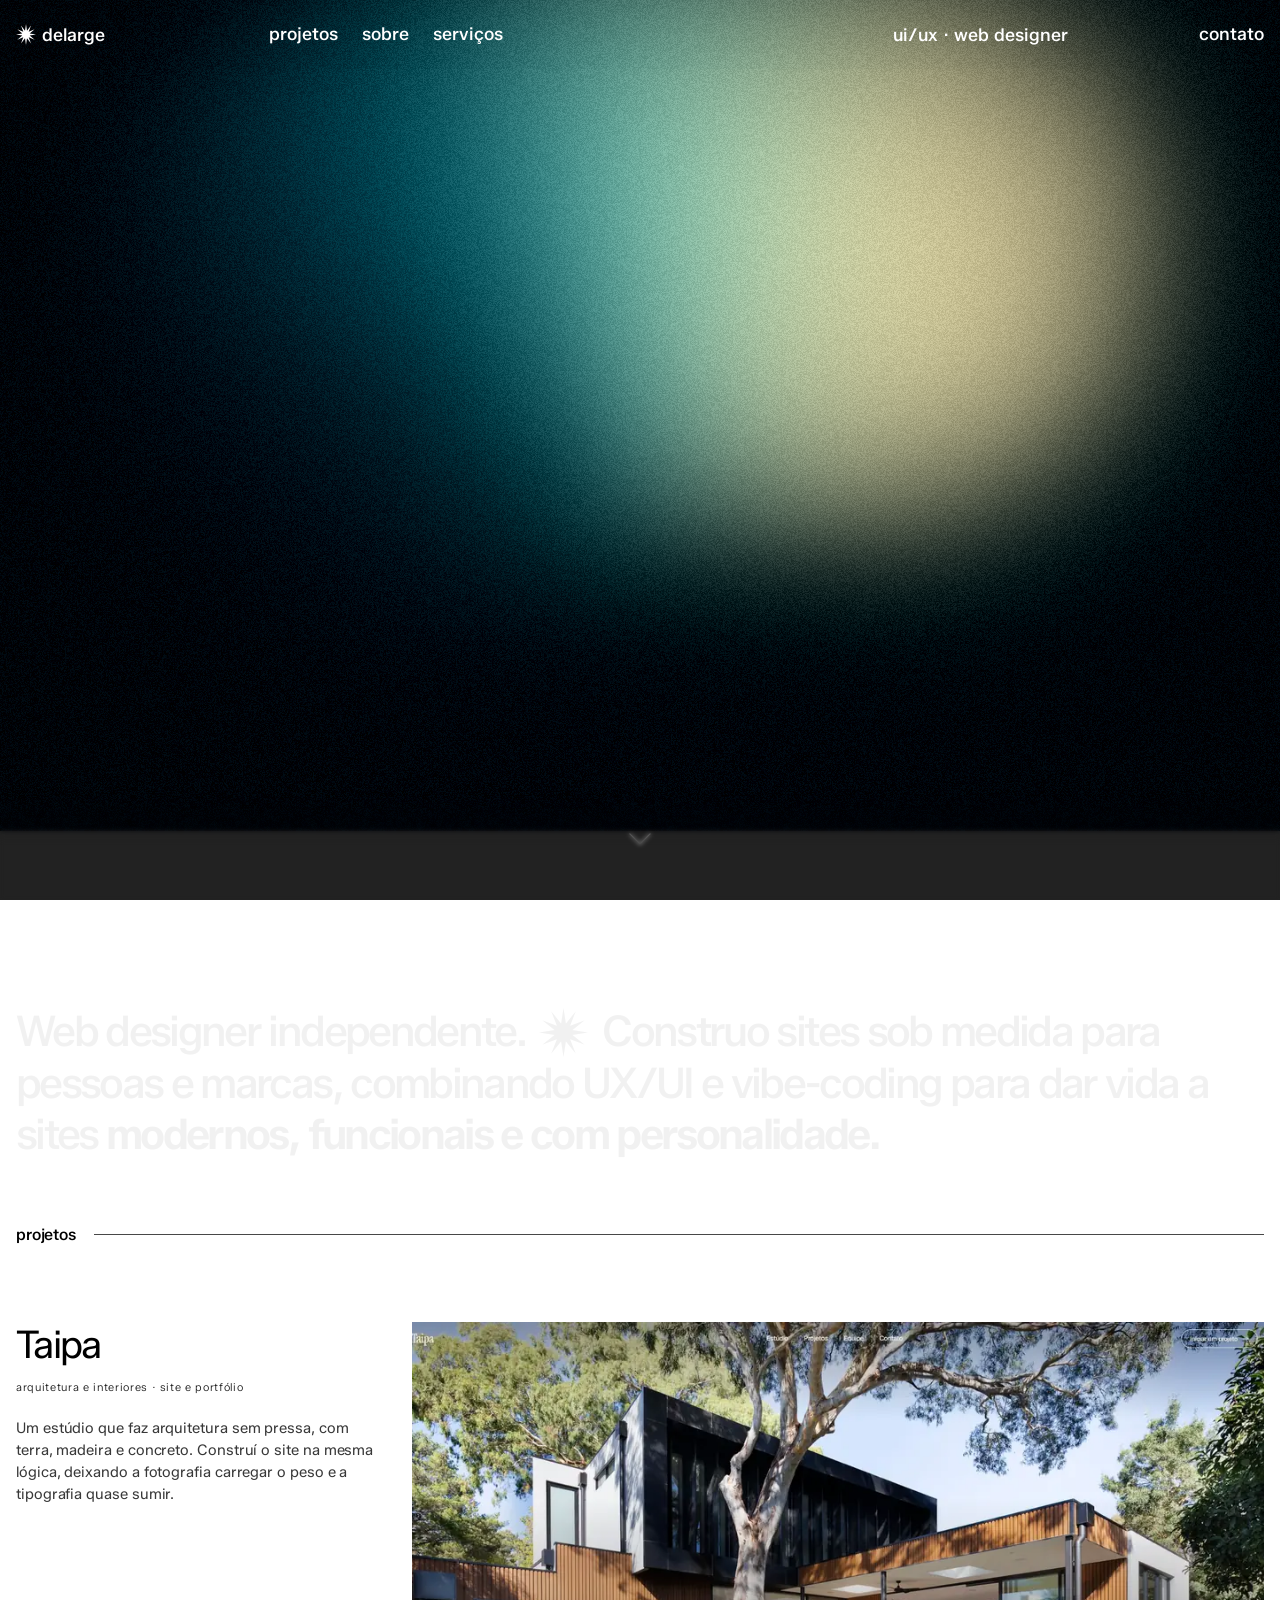
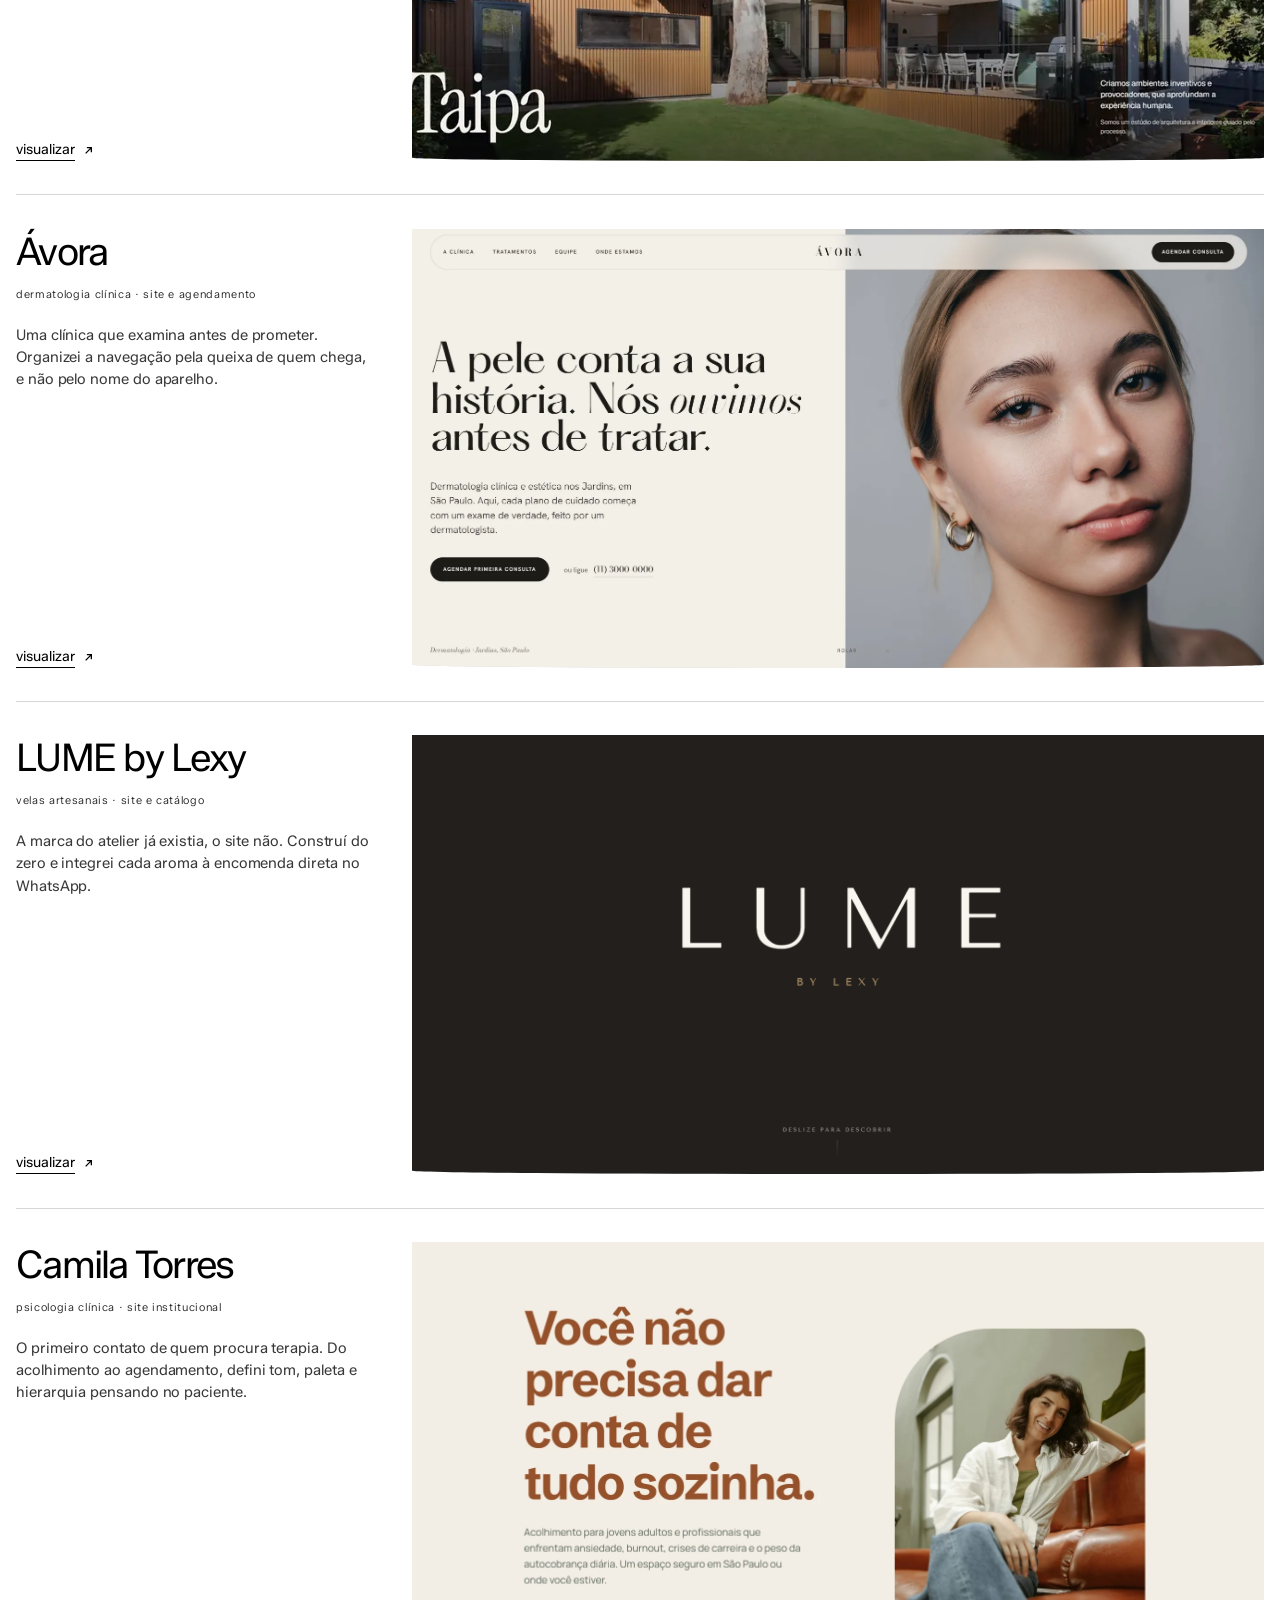
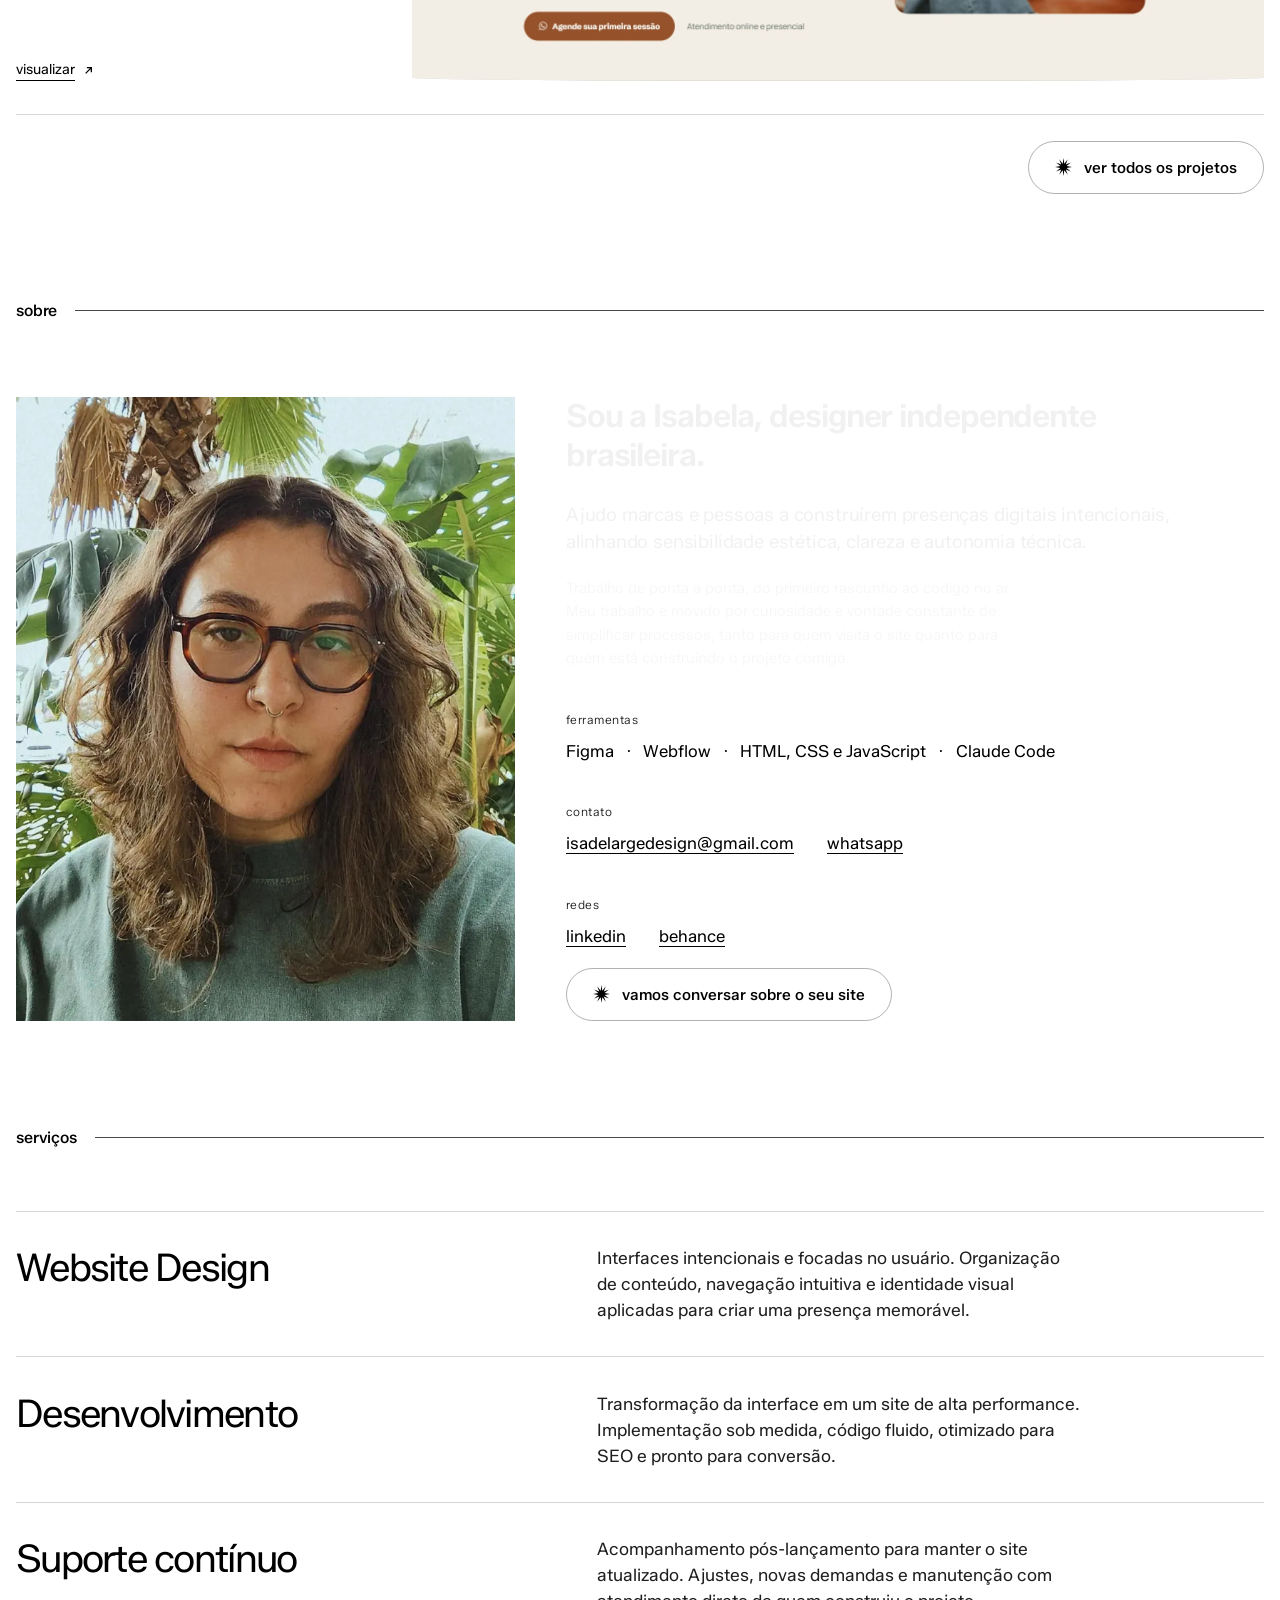
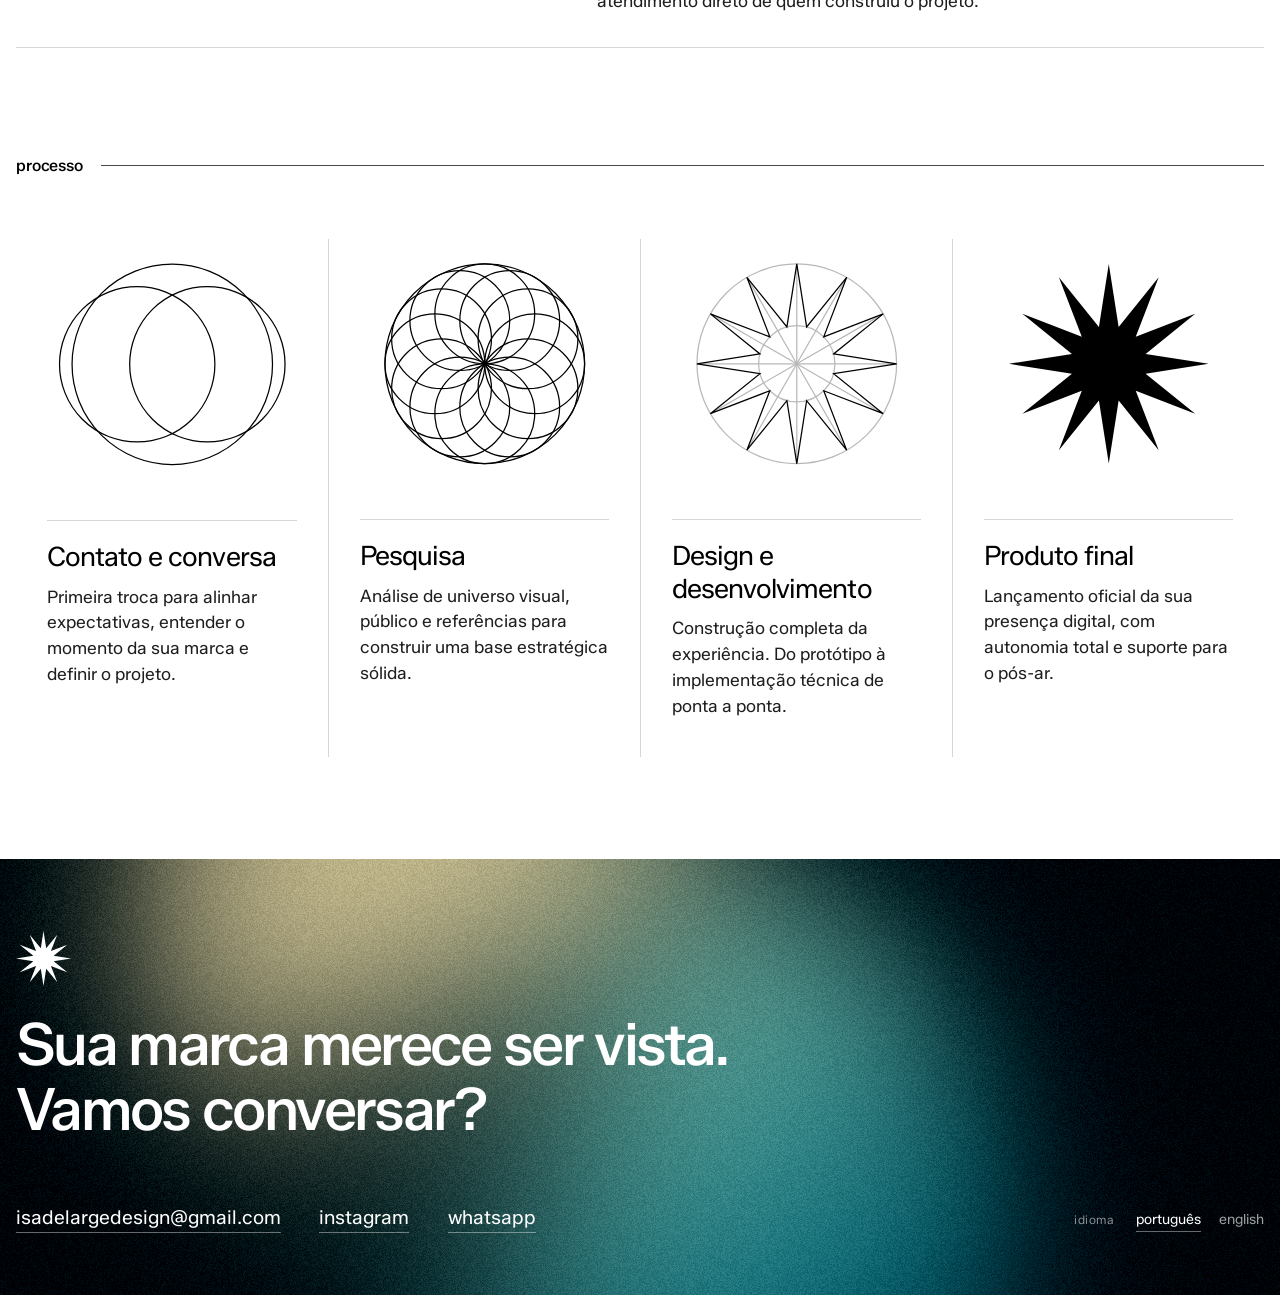
<file: index.html>
<!doctype html>
<html lang="pt-BR">
<head>
<meta charset="utf-8">
<meta name="viewport" content="width=device-width, initial-scale=1">
<title data-i18n="meta.title.home">delarge · ui/ux · web designer</title>
<meta name="description" data-i18n-attr="content:meta.desc.home" content="Web designer independente. Construo sites sob medida para pessoas e marcas, combinando UX/UI e vibe-coding.">
<link rel="canonical" href="https://delargedesign.com.br/">
<link rel="alternate" hreflang="pt-BR" href="https://delargedesign.com.br/">
<link rel="alternate" hreflang="en" href="https://delargedesign.com.br/en/">
<link rel="alternate" hreflang="x-default" href="https://delargedesign.com.br/">
<meta name="robots" content="index, follow, max-image-preview:large">
<meta name="author" content="Isabela Alves">
<meta name="theme-color" content="#222222">

<meta property="og:type" content="website">
<meta property="og:site_name" content="delarge">
<meta property="og:locale" content="pt_BR">
<meta property="og:url" content="https://delargedesign.com.br/">
<meta property="og:title" data-i18n-attr="content:meta.title.home" content="delarge · ui/ux · web designer">
<meta property="og:description" data-i18n-attr="content:meta.desc.home" content="Web designer independente. Construo sites sob medida para pessoas e marcas, combinando UX/UI e vibe-coding.">
<meta property="og:image" content="https://delargedesign.com.br/assets/og.jpg">
<meta property="og:image:width" content="1200">
<meta property="og:image:height" content="630">
<meta property="og:image:alt" data-i18n-attr="content:og.alt" content="A estrela da delarge sobre o gradiente do site">

<meta name="twitter:card" content="summary_large_image">
<meta name="twitter:title" data-i18n-attr="content:meta.title.home" content="delarge · ui/ux · web designer">
<meta name="twitter:description" data-i18n-attr="content:meta.desc.home" content="Web designer independente. Construo sites sob medida para pessoas e marcas, combinando UX/UI e vibe-coding.">
<meta name="twitter:image" content="https://delargedesign.com.br/assets/og.jpg">

<link rel="icon" href="assets/favicon.svg" type="image/svg+xml">
<link rel="apple-touch-icon" href="assets/apple-touch-icon.png">
<link rel="preconnect" href="https://fonts.googleapis.com">
<link rel="preconnect" href="https://fonts.gstatic.com" crossorigin>
<link rel="stylesheet" href="https://fonts.googleapis.com/css2?family=Zalando+Sans:wght@300;400;500;600&display=swap">
<link rel="stylesheet" href="css/style.css?v=2">
</head>
<body>

<!-- Fundo escuro da intro. A navbar nao vive dentro dele: ela e sticky no
     body, entao atravessa as secoes sem duplicar. -->
<div class="backdrop" id="topo">
  <canvas id="shader-intro" class="backdrop__shader" data-shader aria-hidden="true"></canvas>
  <!-- Figma 1:35 — indicador de scroll -->
  <div class="scroll-cue" aria-hidden="true">
    <svg class="scroll-cue__seta" viewBox="0 0 24 14" fill="none"
         stroke="currentColor" stroke-width="1.25" stroke-linecap="square">
      <path d="M1 1 12 12 23 1"/>
    </svg>
  </div>
</div>

<div class="intro-espaco"></div>

<!-- NAVBAR unica — Figma 1:5 (intro) -> 1:9 (montada) -> 1:17 (sobre o claro).
     O mix-blend-mode fica no <nav>, e nao nos filhos: position sticky cria
     contexto de empilhamento, e blend em filho mescla so dentro dele, contra
     nada. Por isso o painel do menu mora fora desta tag. -->
<nav class="navbar" id="nav" aria-label="Principal" data-i18n-attr="aria-label:nav.principal">
  <!-- A faixa da barra e uma janela para o mesmo campo do shader da intro: um
       canvas de 100svh colado no topo da viewport, recortado pela altura da
       barra. Nao da para reaproveitar o canvas da intro, que fica embaixo da
       folha branca, nem para usar uma faixa curta: o shader normaliza o campo
       por min(largura, altura), e num canvas baixo e largo o mesmo campo
       apareceria em outra escala. Os dois nascem no mesmo forEach, com a
       mesma receita e a mesma semente, entao desenham o mesmo quadro. -->
  <div class="navbar__fundo" aria-hidden="true">
    <canvas id="shader-nav" class="navbar__shader" data-shader data-shader-recorte></canvas>
  </div>
  <span class="brand__slot" aria-hidden="true"><span class="brand__star"></span></span>
  <a class="brand" href="#manifesto"><span class="brand__name mask"><span>delarge</span></span></a>
  <ul class="navbar__links">
    <li><a href="#projetos"><span class="mask"><span data-i18n="nav.projetos">projetos</span></span></a></li>
    <li><a href="#sobre"><span class="mask"><span data-i18n="nav.sobre">sobre</span></span></a></li>
    <li><a href="#servicos"><span class="mask"><span data-i18n="nav.servicos">serviços</span></span></a></li>
  </ul>
  <p class="navbar__tagline mask"><span>ui/ux · web designer</span></p>
  <button class="navbar__contact" id="contato-toggle" type="button"
          aria-controls="contato-menu" aria-expanded="false"><span class="mask"><span data-i18n="nav.contato">contato</span></span></button>
  <button class="nav-toggle" id="nav-toggle" type="button"
          aria-controls="menu" aria-expanded="false" aria-label="Abrir menu"
          data-label-abrir="Abrir menu" data-label-fechar="Fechar menu"
          data-i18n-attr="data-label-abrir:nav.abrir;data-label-fechar:nav.fechar">
    <span></span><span></span>
  </button>

</nav>

<div class="intro-espaco"></div>

<!-- Dois paineis, o mesmo componente. Moram fora do <nav> pelo mesmo motivo:
     no caminho sem scroll timeline a barra ainda usa mix-blend-mode, e um
     filho dela sairia invertido. O estado visual vem do proprio aria-hidden,
     e nao de uma classe no <html>, senao os dois abririam juntos. -->

<!-- Contato: abre pelo "contato" da barra, em qualquer largura. -->
<div class="painel" id="contato-menu" aria-hidden="true">
  <div class="painel__lamina">
    <canvas class="painel__shader" data-shader data-shader-pausa="#contato-menu" aria-hidden="true"></canvas>

    <button class="painel__fechar" type="button" aria-label="Fechar contato"
            data-i18n-attr="aria-label:painel.fechar">
      <svg viewBox="0 0 16 16" width="16" height="16" fill="none"
           stroke="currentColor" stroke-width="1.5" aria-hidden="true">
        <path d="M3.5 3.5l9 9M12.5 3.5l-9 9"/>
      </svg>
    </button>

    <div class="painel__corpo">
      <span class="painel__estrela" aria-hidden="true"></span>
      <p class="painel__frase" data-i18n="painel.frase">Me conte mais sobre a sua ideia.</p>

      <div class="painel__bloco">
        <h2 class="painel__rotulo" data-i18n="label.contato">contato</h2>
        <ul class="painel__lista">
          <li><a data-i18n-attr="href:wa" href="https://wa.me/5543936182694?text=Ol%C3%A1%2C%20Isabela%21%20Vim%20pelo%20site%20e%20tenho%20interesse%20em%20construir%20um%20projeto%20com%20voc%C3%AA." target="_blank" rel="noopener noreferrer">whatsapp</a></li>
          <li><a href="mailto:isadelargedesign@gmail.com">isadelargedesign@gmail.com</a></li>
        </ul>
      </div>

      <div class="painel__bloco">
        <h2 class="painel__rotulo" data-i18n="label.redes">redes</h2>
        <ul class="painel__lista">
          <li><a href="https://www.instagram.com/delarge.studio/" target="_blank" rel="noopener noreferrer">instagram</a></li>
          <li><a href="https://www.linkedin.com/in/isabela-fernandes-40247a234/" target="_blank" rel="noopener noreferrer">linkedin</a></li>
          <li><a href="https://www.behance.net/isabelaalves52" target="_blank" rel="noopener noreferrer">behance</a></li>
        </ul>
      </div>
    </div>

    <p class="painel__assinatura">ui/ux · web designer</p>
  </div>
</div>

<!-- Navegacao: so no mobile, onde os links nao cabem na barra. No desktop eles
     ficam la, e repetir aqui seria informacao a toa. -->
<div class="painel" id="menu" aria-hidden="true">
  <div class="painel__lamina">
    <canvas class="painel__shader" data-shader data-shader-pausa="#menu" aria-hidden="true"></canvas>

    <div class="painel__corpo">
      <span class="painel__estrela" aria-hidden="true"></span>

      <nav aria-label="Seções" data-i18n-attr="aria-label:nav.secoes">
        <ul class="painel__links">
          <li><a href="#projetos" data-i18n="nav.projetos">projetos</a></li>
          <li><a href="#sobre" data-i18n="nav.sobre">sobre</a></li>
          <li><a href="#servicos" data-i18n="nav.servicos">serviços</a></li>
          <li><a href="#processo" data-i18n="nav.processo">processo</a></li>
        </ul>
      </nav>

    </div>

    <p class="painel__assinatura">ui/ux · web designer</p>
  </div>
</div>

<!-- CONTEUDO CLARO -->
<main class="page">

  <!-- SECAO 1 — Manifesto — Figma 1:25, 1:20, 1:26 -->
  <section class="manifesto shell" id="manifesto">
    <h1 class="manifesto__text leitura" data-i18n-html="manifesto" data-node-id="1:25">
      Web designer <span class="manifesto__keep">independente. <span class="manifesto__star" aria-hidden="true"></span></span> Construo
      sites sob medida para pessoas e marcas, combinando UX/UI e vibe-coding para dar vida a sites
      <strong>modernos, funcionais e com personalidade.</strong>
    </h1>
  </section>

  <!-- SECAO 2 — Projetos — Figma 1:27 … 1:73 -->
  <div class="rule shell" id="projetos" data-node-id="1:27">
    <span class="rule__label" data-i18n="nav.projetos">projetos</span>
    <img class="rule__line" src="assets/svg/line-1.svg" alt="" width="1331" height="1">
  </div>

  <section class="projects shell" aria-label="Projetos" data-i18n-attr="aria-label:aria.projetos">

    <article class="project">
      <a class="project__link" href="https://taipa-sigma.vercel.app/" target="_blank" rel="noopener noreferrer">
        <div class="project__info">
          <h3 class="project__name">Taipa</h3>
          <p class="project__kind" data-i18n="proj.taipa.tipo">arquitetura e interiores · site e portfólio</p>
          <p class="project__desc" data-i18n="proj.taipa.desc">Um estúdio que faz arquitetura sem pressa, com terra, madeira e concreto. Construí o site na mesma lógica, deixando a fotografia carregar o peso e a tipografia quase sumir.</p>
          <span class="project__abrir">
            <span class="project__abrir-texto" data-i18n="proj.ver">visualizar</span>
            <svg class="project__abrir-seta" viewBox="0 0 16 16" width="13" height="13" fill="none"
                 stroke="currentColor" stroke-width="1.6" aria-hidden="true">
              <path d="M4.5 11.5 11.5 4.5M6 4.5h5.5V10"/>
            </svg>
          </span>
        </div>

        <div class="project__media">
          <img class="project__shot"
               src="assets/img/taipa-menor.webp"
               srcset="assets/img/taipa-menor.webp 1000w,
                       assets/img/taipa.webp 1920w"
               sizes="(max-width: 860px) 95vw, 67vw"
               alt="Capa do projeto Taipa" data-i18n-attr="alt:proj.taipa.alt" width="1920" height="953" loading="lazy" decoding="async">
        </div>
      </a>
    </article>

    <article class="project">
      <a class="project__link" href="https://avoraestetica.vercel.app/" target="_blank" rel="noopener noreferrer">
        <div class="project__info">
          <h3 class="project__name">Ávora</h3>
          <p class="project__kind" data-i18n="proj.avora.tipo">dermatologia clínica · site e agendamento</p>
          <p class="project__desc" data-i18n="proj.avora.desc">Uma clínica que examina antes de prometer. Organizei a navegação pela queixa de quem chega, e não pelo nome do aparelho.</p>
          <span class="project__abrir">
            <span class="project__abrir-texto" data-i18n="proj.ver">visualizar</span>
            <svg class="project__abrir-seta" viewBox="0 0 16 16" width="13" height="13" fill="none"
                 stroke="currentColor" stroke-width="1.6" aria-hidden="true">
              <path d="M4.5 11.5 11.5 4.5M6 4.5h5.5V10"/>
            </svg>
          </span>
        </div>

        <div class="project__media">
          <img class="project__shot" src="assets/img/avora.webp" alt="Capa do projeto Ávora" data-i18n-attr="alt:proj.avora.alt" width="1907" height="949" loading="lazy" decoding="async">
        </div>
      </a>
    </article>

    <article class="project" data-node-id="1:29">
      <a class="project__link" href="https://lumebylexy.vercel.app/" target="_blank" rel="noopener noreferrer">
        <div class="project__info">
          <h3 class="project__name">LUME by Lexy</h3>
          <p class="project__kind" data-i18n="proj.lume.tipo">velas artesanais · site e catálogo</p>
          <p class="project__desc" data-i18n="proj.lume.desc">A marca do atelier já existia, o site não. Construí do zero e integrei cada aroma à encomenda direta no WhatsApp.</p>
          <span class="project__abrir">
            <span class="project__abrir-texto" data-i18n="proj.ver">visualizar</span>
            <svg class="project__abrir-seta" viewBox="0 0 16 16" width="13" height="13" fill="none"
                 stroke="currentColor" stroke-width="1.6" aria-hidden="true">
              <path d="M4.5 11.5 11.5 4.5M6 4.5h5.5V10"/>
            </svg>
          </span>
        </div>

        <div class="project__media">
          <img class="project__shot" src="assets/img/lumebylexy.webp" alt="Capa do projeto LUME by Lexy" data-i18n-attr="alt:proj.lume.alt" width="1746" height="900" loading="lazy" decoding="async">
        </div>
      </a>
    </article>

    <article class="project" data-node-id="1:38">
      <a class="project__link" href="https://camila-torres-psicologa.vercel.app/" target="_blank" rel="noopener noreferrer">
        <div class="project__info">
          <h3 class="project__name">Camila Torres</h3>
          <p class="project__kind" data-i18n="proj.camila.tipo">psicologia clínica · site institucional</p>
          <p class="project__desc" data-i18n="proj.camila.desc">O primeiro contato de quem procura terapia. Do acolhimento ao agendamento, defini tom, paleta e hierarquia pensando no paciente.</p>
          <span class="project__abrir">
            <span class="project__abrir-texto" data-i18n="proj.ver">visualizar</span>
            <svg class="project__abrir-seta" viewBox="0 0 16 16" width="13" height="13" fill="none"
                 stroke="currentColor" stroke-width="1.6" aria-hidden="true">
              <path d="M4.5 11.5 11.5 4.5M6 4.5h5.5V10"/>
            </svg>
          </span>
        </div>

        <div class="project__media">
          <img class="project__shot" src="assets/img/camillatorres.webp" alt="Capa do projeto Camila Torres" data-i18n-attr="alt:proj.camila.alt" width="1736" height="882" loading="lazy" decoding="async">
        </div>
      </a>
    </article>

    <a class="cta projects__todos" href="projetos.html">
      <span class="cta__estrela" aria-hidden="true"></span>
      <span data-i18n="proj.todos">ver todos os projetos</span>
    </a>
  </section>

  <!-- SECAO 3 — Sobre -->
  <div class="rule shell" id="sobre">
    <span class="rule__label" data-i18n="nav.sobre">sobre</span>
    <img class="rule__line" src="assets/svg/line-1.svg" alt="" width="1331" height="1">
  </div>

  <section class="sobre shell" aria-label="Sobre" data-i18n-attr="aria-label:aria.sobre">
    <div class="sobre__retrato">
      <!-- Troque o arquivo mantendo o nome retrato.jpg e nada mais precisa mudar -->
      <!-- Duas medidas: a maior so vai para tela retina de desktop. Um
           telefone, e um desktop sem retina, baixam a de 700 e economizam
           tres quartos do peso da pagina. -->
      <img class="sobre__foto"
           src="assets/img/retrato-menor.webp"
           srcset="assets/img/retrato-menor.webp 700w,
                   assets/img/retrato.webp 1206w"
           sizes="(max-width: 860px) 92vw, 40vw"
           alt="Retrato de Isabela" data-i18n-attr="alt:sobre.retrato" width="1206" height="1744"
           loading="lazy" decoding="async">
    </div>

    <div class="sobre__texto">
      <!-- Os tres paragrafos sao uma unidade de leitura so: as letras sao
           numeradas em sequencia continua, entao o texto acende do titulo ate
           o fim do apoio como uma frase unica, igual ao manifesto. -->
      <div class="sobre__prosa leitura" data-i18n-html="sobre.prosa">
        <p class="sobre__resumo">Sou a Isabela, designer independente brasileira.</p>

        <p class="sobre__paragrafo">Ajudo marcas e pessoas a construírem presenças digitais intencionais, alinhando sensibilidade estética, clareza e autonomia técnica.</p>

        <p class="sobre__paragrafo sobre__paragrafo--apoio">Trabalho de ponta a ponta, do primeiro rascunho ao código no ar. Meu trabalho é movido por curiosidade e vontade constante de simplificar processos, tanto para quem visita o site quanto para quem está construindo o projeto comigo.</p>
      </div>

      <div class="sobre__bloco">
        <h3 class="sobre__rotulo" data-i18n="label.ferramentas">ferramentas</h3>
        <ul class="sobre__lista sobre__lista--pontos">
          <li>Figma</li>
          <li>Webflow</li>
          <li data-i18n="sobre.js">HTML, CSS e JavaScript</li>
          <li>Claude Code</li>
        </ul>
      </div>

      <div class="sobre__bloco">
        <h3 class="sobre__rotulo" data-i18n="label.contato">contato</h3>
        <ul class="sobre__lista">
          <li><a href="mailto:isadelargedesign@gmail.com">isadelargedesign@gmail.com</a></li>
          <li><a data-i18n-attr="href:wa" href="https://wa.me/5543936182694?text=Ol%C3%A1%2C%20Isabela%21%20Vim%20pelo%20site%20e%20tenho%20interesse%20em%20construir%20um%20projeto%20com%20voc%C3%AA." target="_blank" rel="noopener noreferrer">whatsapp</a></li>
        </ul>
      </div>

      <div class="sobre__bloco">
        <h3 class="sobre__rotulo" data-i18n="label.redes">redes</h3>
        <ul class="sobre__lista">
          <li><a href="https://www.linkedin.com/in/isabela-fernandes-40247a234/" target="_blank" rel="noopener noreferrer">linkedin</a></li>
          <li><a href="https://www.behance.net/isabelaalves52" target="_blank" rel="noopener noreferrer">behance</a></li>
        </ul>
      </div>

      <a class="cta" href="#contato">
        <span class="cta__estrela" aria-hidden="true"></span>
        <span data-i18n="sobre.cta">vamos conversar sobre o seu site</span>
      </a>
    </div>
  </section>

  <!-- SECAO 4 — Servicos -->
  <div class="rule shell" id="servicos">
    <span class="rule__label" data-i18n="nav.servicos">serviços</span>
    <img class="rule__line" src="assets/svg/line-1.svg" alt="" width="1331" height="1">
  </div>

  <section class="servicos shell" aria-label="Serviços" data-i18n-attr="aria-label:aria.servicos">
    <article class="servico">
      <h2 class="servico__titulo" data-i18n="serv.1.titulo">Website Design</h2>
      <p class="servico__desc" data-i18n="serv.1.desc">Interfaces intencionais e focadas no usuário. Organização de conteúdo, navegação intuitiva e identidade visual aplicadas para criar uma presença memorável.</p>
    </article>

    <article class="servico">
      <h2 class="servico__titulo" data-i18n="serv.2.titulo">Desenvolvimento</h2>
      <p class="servico__desc" data-i18n="serv.2.desc">Transformação da interface em um site de alta performance. Implementação sob medida, código fluido, otimizado para SEO e pronto para conversão.</p>
    </article>

    <article class="servico">
      <h2 class="servico__titulo" data-i18n="serv.3.titulo">Suporte contínuo</h2>
      <p class="servico__desc" data-i18n="serv.3.desc">Acompanhamento pós-lançamento para manter o site atualizado. Ajustes, novas demandas e manutenção com atendimento direto de quem construiu o projeto.</p>
    </article>
  </section>

  <!-- SECAO 5 — Processo -->
  <div class="rule shell" id="processo">
    <span class="rule__label" data-i18n="nav.processo">processo</span>
    <img class="rule__line" src="assets/svg/line-1.svg" alt="" width="1331" height="1">
  </div>

  <section class="processo shell" aria-label="Processo" data-i18n-attr="aria-label:aria.processo">
    <ol class="processo__lista">
      <li class="etapa">
        <span class="etapa__figura"><svg class="etapa__desenho" viewBox="0 0 200 200" fill="none" stroke="currentColor" stroke-width="1" aria-hidden="true"><circle cx="72" cy="100" r="62"/><circle cx="128" cy="100" r="62"/><circle cx="100" cy="100" r="80"/></svg></span>
        <h3 class="etapa__titulo" data-i18n="proc.1.titulo">Contato e conversa</h3>
        <p class="etapa__desc" data-i18n="proc.1.desc">Primeira troca para alinhar expectativas, entender o momento da sua marca e definir o projeto.</p>
      </li>
      <li class="etapa">
        <span class="etapa__figura"><svg class="etapa__desenho" viewBox="0 0 200 200" fill="none" stroke="currentColor" stroke-width="1" aria-hidden="true"><circle cx="100" cy="60" r="40"/><circle cx="120" cy="65.36" r="40"/><circle cx="134.64" cy="80" r="40"/><circle cx="140" cy="100" r="40"/><circle cx="134.64" cy="120" r="40"/><circle cx="120" cy="134.64" r="40"/><circle cx="100" cy="140" r="40"/><circle cx="80" cy="134.64" r="40"/><circle cx="65.36" cy="120" r="40"/><circle cx="60" cy="100" r="40"/><circle cx="65.36" cy="80" r="40"/><circle cx="80" cy="65.36" r="40"/><circle cx="100" cy="100" r="80"/></svg></span>
        <h3 class="etapa__titulo" data-i18n="proc.2.titulo">Pesquisa</h3>
        <p class="etapa__desc" data-i18n="proc.2.desc">Análise de universo visual, público e referências para construir uma base estratégica sólida.</p>
      </li>
      <li class="etapa">
        <span class="etapa__figura"><svg class="etapa__desenho" viewBox="0 0 200 200" fill="none" stroke="currentColor" stroke-width="1" aria-hidden="true"><g opacity=".28"><circle cx="100" cy="100" r="80"/><circle cx="100" cy="100" r="30.56"/><line x1="100" y1="100" x2="100" y2="20"/><line x1="100" y1="100" x2="140" y2="30.72"/><line x1="100" y1="100" x2="169.28" y2="60"/><line x1="100" y1="100" x2="180" y2="100"/><line x1="100" y1="100" x2="169.28" y2="140"/><line x1="100" y1="100" x2="140" y2="169.28"/><line x1="100" y1="100" x2="100" y2="180"/><line x1="100" y1="100" x2="60" y2="169.28"/><line x1="100" y1="100" x2="30.72" y2="140"/><line x1="100" y1="100" x2="20" y2="100"/><line x1="100" y1="100" x2="30.72" y2="60"/><line x1="100" y1="100" x2="60" y2="30.72"/></g><path d="M100 20L107.91 70.48L140 30.72L121.61 78.39L169.28 60L129.52 92.09L180 100L129.52 107.91L169.28 140L121.61 121.61L140 169.28L107.91 129.52L100 180L92.09 129.52L60 169.28L78.39 121.61L30.72 140L70.48 107.91L20 100L70.48 92.09L30.72 60L78.39 78.39L60 30.72L92.09 70.48Z"/></svg></span>
        <h3 class="etapa__titulo" data-i18n="proc.3.titulo">Design e desenvolvimento</h3>
        <p class="etapa__desc" data-i18n="proc.3.desc">Construção completa da experiência. Do protótipo à implementação técnica de ponta a ponta.</p>
      </li>
      <li class="etapa">
        <span class="etapa__figura"><svg class="etapa__desenho" viewBox="0 0 200 200" fill="none" stroke="currentColor" stroke-width="1" aria-hidden="true"><path d="M100 20L107.91 70.48L140 30.72L121.61 78.39L169.28 60L129.52 92.09L180 100L129.52 107.91L169.28 140L121.61 121.61L140 169.28L107.91 129.52L100 180L92.09 129.52L60 169.28L78.39 121.61L30.72 140L70.48 107.91L20 100L70.48 92.09L30.72 60L78.39 78.39L60 30.72L92.09 70.48Z" fill="currentColor" stroke="none" class="etapa__estrela"/></svg></span>
        <h3 class="etapa__titulo" data-i18n="proc.4.titulo">Produto final</h3>
        <p class="etapa__desc" data-i18n="proc.4.desc">Lançamento oficial da sua presença digital, com autonomia total e suporte para o pós-ar.</p>
      </li>
    </ol>
  </section>
</main>

<!-- RODAPE -->
<footer class="rodape" id="contato">
  <!-- mesmo shader da intro, segundo contexto de WebGL -->
  <canvas id="shader-rodape" class="rodape__shader" data-shader aria-hidden="true"></canvas>

  <div class="rodape__conteudo shell">
    <div class="rodape__topo">
      <div class="rodape__chamada-bloco">
        <span class="rodape__estrela" aria-hidden="true"></span>
        <p class="rodape__chamada" data-i18n-html="rodape.chamada">Sua marca merece ser vista.<br>Vamos conversar?</p>
      </div>

    </div>

    <!-- Os contatos e o seletor dividem a ultima linha do rodape: um em cada
         ponta, na mesma linha de base. -->
    <!-- Os contatos e o seletor dividem a ultima linha do rodape, um em cada
         ponta. O seletor fica aqui, e nao na barra, porque a troca de idioma e
         automatica pelo idioma do navegador: isto e a saida para quem quer o
         outro lado, e nao a porta de entrada. O idioma atual e um atributo so,
         que o CSS le e o gerador do /en inverte. -->
    <div class="rodape__base">
      <ul class="rodape__contatos">
        <li><a href="mailto:isadelargedesign@gmail.com">isadelargedesign@gmail.com</a></li>
        <li><a href="https://www.instagram.com/delarge.studio/" target="_blank" rel="noopener noreferrer">instagram</a></li>
        <li><a data-i18n-attr="href:wa" href="https://wa.me/5543936182694?text=Ol%C3%A1%2C%20Isabela%21%20Vim%20pelo%20site%20e%20tenho%20interesse%20em%20construir%20um%20projeto%20com%20voc%C3%AA." target="_blank" rel="noopener noreferrer">whatsapp</a></li>
      </ul>

      <div class="rodape__idioma" data-idioma-atual="pt">
        <span class="rodape__idioma-rotulo" data-i18n="label.idioma">idioma</span>
        <a class="rodape__idioma-op" href="/" lang="pt-BR" hreflang="pt-BR" data-idioma="pt" aria-current="true">português</a>
        <a class="rodape__idioma-op" href="/en/" lang="en" hreflang="en" data-idioma="en">english</a>
      </div>
    </div>

  </div>
</footer>

<!-- Desfoque progressivo na borda de baixo (ProgressiveBlur) -->
<div class="blur-borda blur-borda--base" aria-hidden="true"></div>

<script src="js/shader-fundo.js?v=2" defer></script>
<script src="js/idioma.js?v=2"></script>
<script src="js/main.js?v=2"></script>
</body>
</html>
</file>
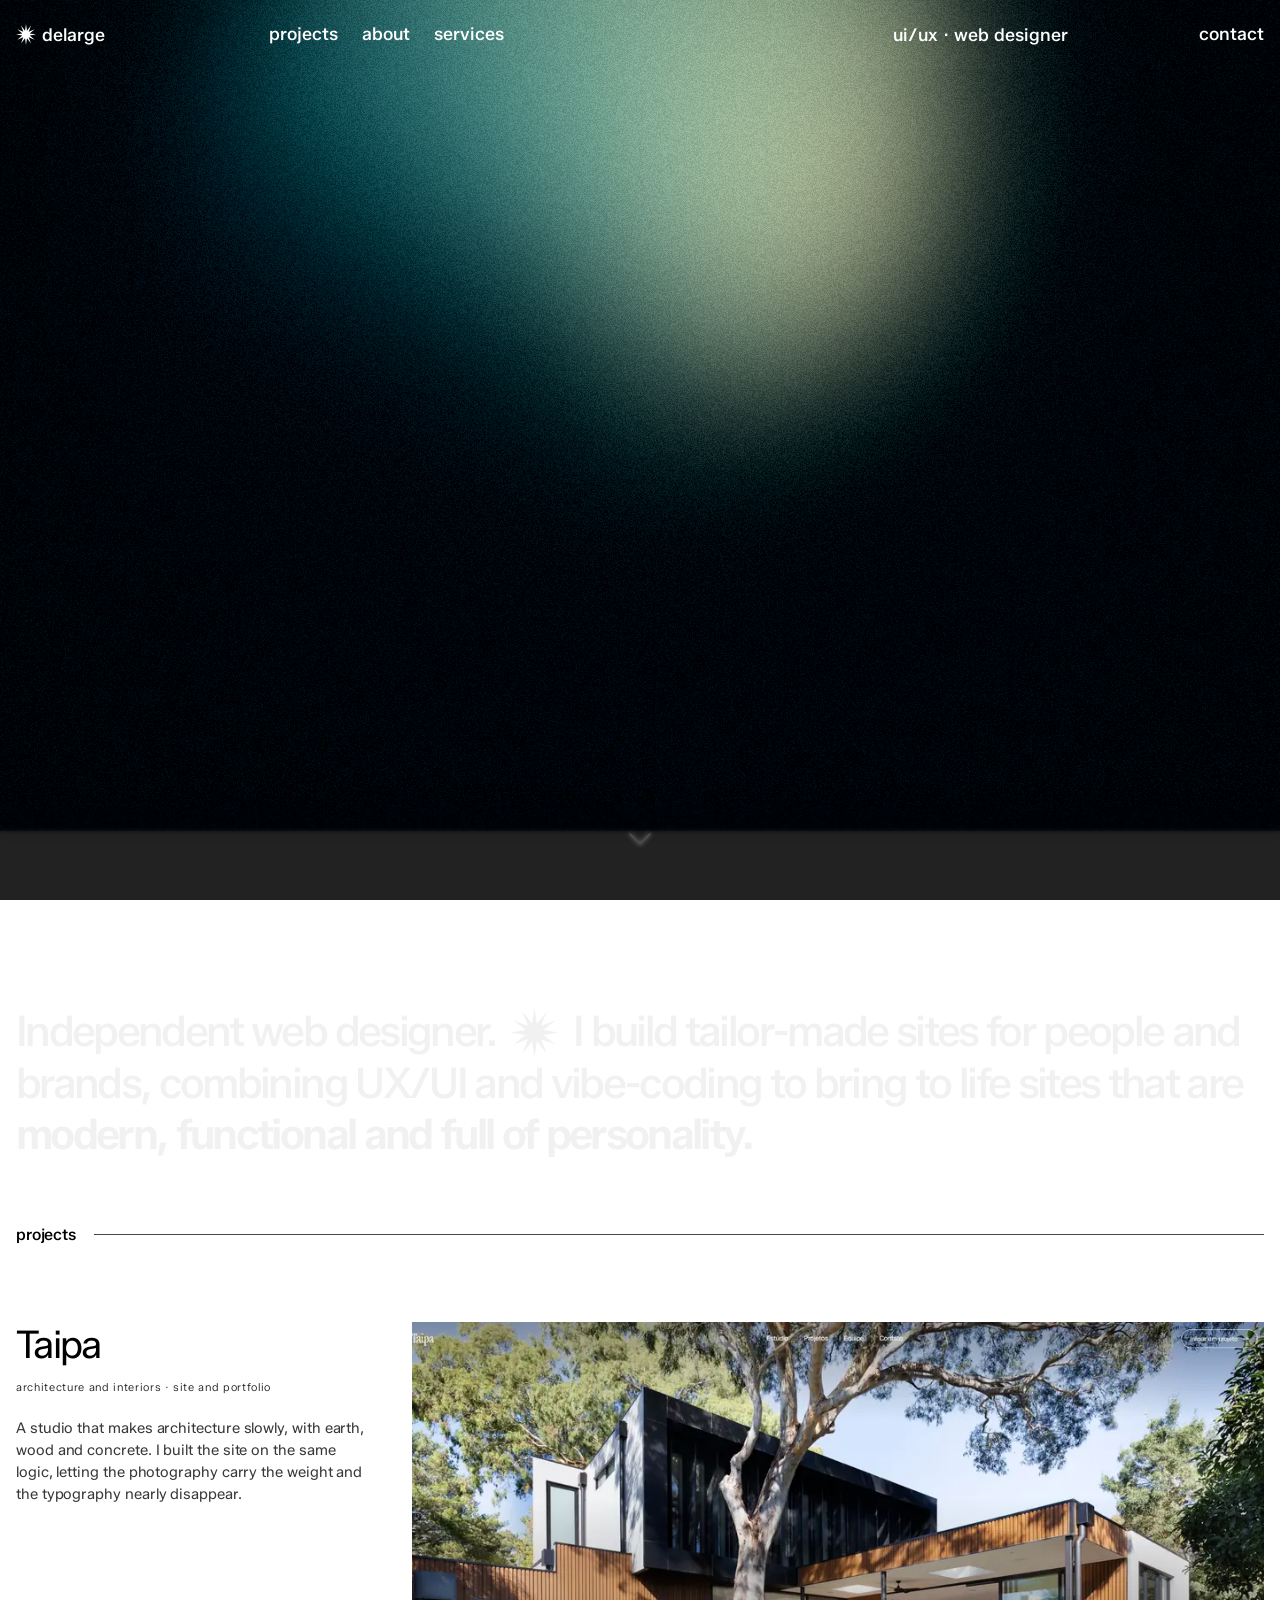
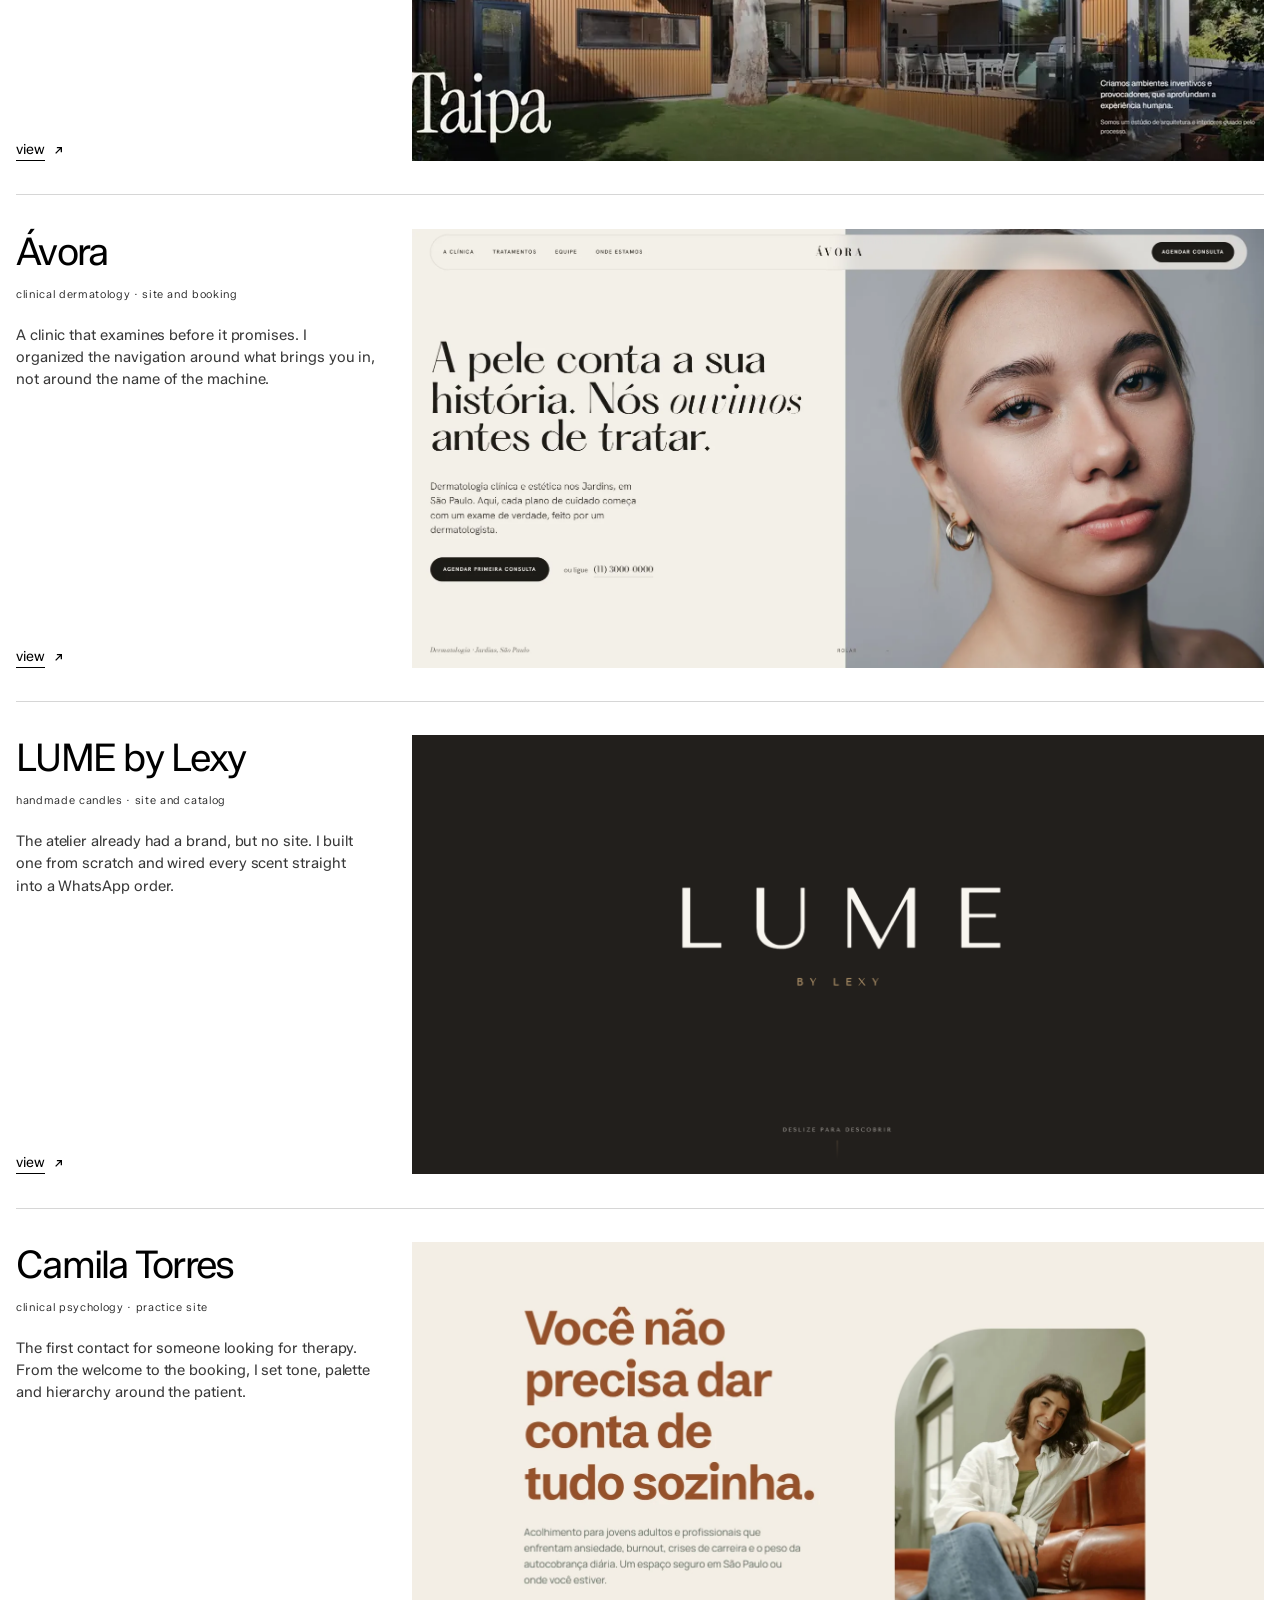
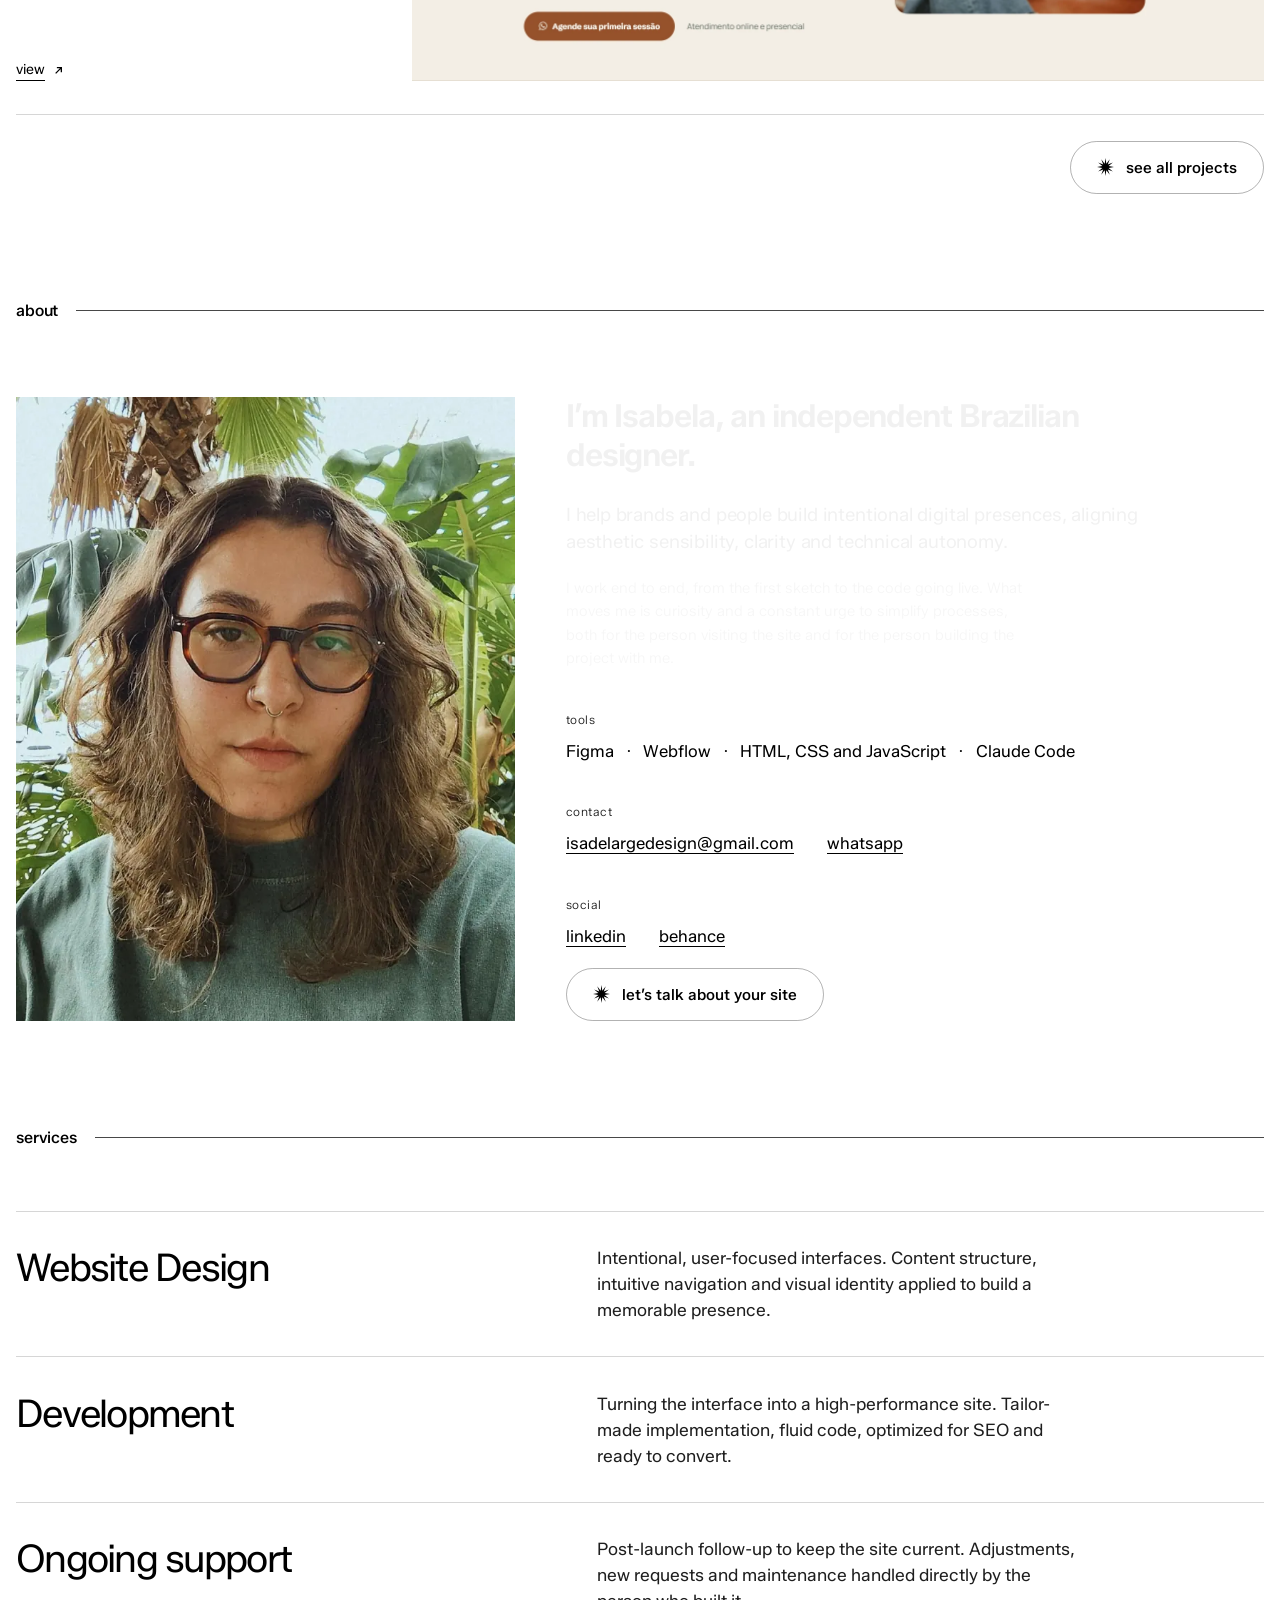
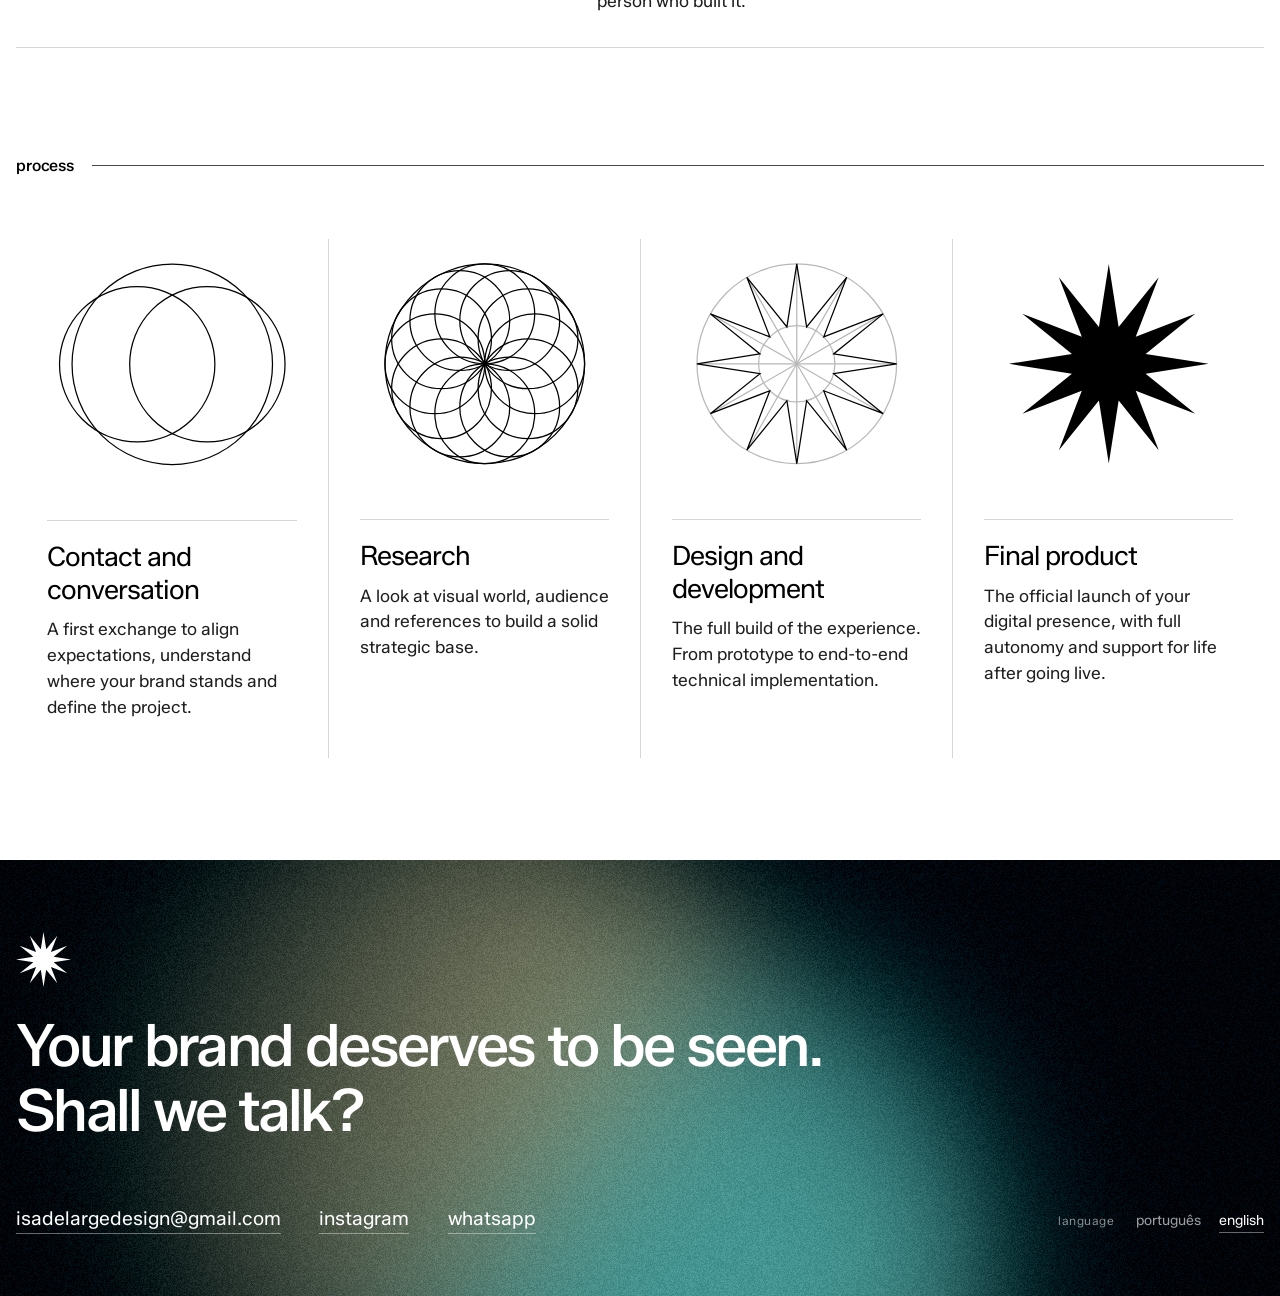
<file: en/index.html>
<!doctype html>
<!-- GERADO por tools/gerar-en.js. Nao edite a mao:
     mude o portugues no arquivo da raiz ou a traducao em tools/en.json
     e rode  node tools/gerar-en.js  de novo. -->
<html lang="en">
<head>
<meta charset="utf-8">
<meta name="viewport" content="width=device-width, initial-scale=1">
<title>delarge · ui/ux · web designer</title>
<meta name="description" content="Independent web designer. I build tailor-made websites for people and brands, combining UX/UI and vibe-coding.">
<link rel="canonical" href="https://delargedesign.com.br/en/">
<link rel="alternate" hreflang="pt-BR" href="https://delargedesign.com.br/">
<link rel="alternate" hreflang="en" href="https://delargedesign.com.br/en/">
<link rel="alternate" hreflang="x-default" href="https://delargedesign.com.br/">
<meta name="robots" content="index, follow, max-image-preview:large">
<meta name="author" content="Isabela Alves">
<meta name="theme-color" content="#222222">

<meta property="og:type" content="website">
<meta property="og:site_name" content="delarge">
<meta property="og:locale" content="en_US">
<meta property="og:url" content="https://delargedesign.com.br/en/">
<meta property="og:title" content="delarge · ui/ux · web designer">
<meta property="og:description" content="Independent web designer. I build tailor-made websites for people and brands, combining UX/UI and vibe-coding.">
<meta property="og:image" content="https://delargedesign.com.br/assets/og.jpg">
<meta property="og:image:width" content="1200">
<meta property="og:image:height" content="630">
<meta property="og:image:alt" content="The delarge star over the site gradient">

<meta name="twitter:card" content="summary_large_image">
<meta name="twitter:title" content="delarge · ui/ux · web designer">
<meta name="twitter:description" content="Independent web designer. I build tailor-made websites for people and brands, combining UX/UI and vibe-coding.">
<meta name="twitter:image" content="https://delargedesign.com.br/assets/og.jpg">

<link rel="icon" href="/assets/favicon.svg" type="image/svg+xml">
<link rel="apple-touch-icon" href="/assets/apple-touch-icon.png">
<link rel="preconnect" href="https://fonts.googleapis.com">
<link rel="preconnect" href="https://fonts.gstatic.com" crossorigin>
<link rel="stylesheet" href="https://fonts.googleapis.com/css2?family=Zalando+Sans:wght@300;400;500;600&display=swap">
<link rel="stylesheet" href="/css/style.css?v=2">
</head>
<body>

<!-- Fundo escuro da intro. A navbar nao vive dentro dele: ela e sticky no
     body, entao atravessa as secoes sem duplicar. -->
<div class="backdrop" id="topo">
  <canvas id="shader-intro" class="backdrop__shader" data-shader aria-hidden="true"></canvas>
  <!-- Figma 1:35 — indicador de scroll -->
  <div class="scroll-cue" aria-hidden="true">
    <svg class="scroll-cue__seta" viewBox="0 0 24 14" fill="none"
         stroke="currentColor" stroke-width="1.25" stroke-linecap="square">
      <path d="M1 1 12 12 23 1"/>
    </svg>
  </div>
</div>

<div class="intro-espaco"></div>

<!-- NAVBAR unica — Figma 1:5 (intro) -> 1:9 (montada) -> 1:17 (sobre o claro).
     O mix-blend-mode fica no <nav>, e nao nos filhos: position sticky cria
     contexto de empilhamento, e blend em filho mescla so dentro dele, contra
     nada. Por isso o painel do menu mora fora desta tag. -->
<nav class="navbar" id="nav" aria-label="Main">
  <!-- A faixa da barra e uma janela para o mesmo campo do shader da intro: um
       canvas de 100svh colado no topo da viewport, recortado pela altura da
       barra. Nao da para reaproveitar o canvas da intro, que fica embaixo da
       folha branca, nem para usar uma faixa curta: o shader normaliza o campo
       por min(largura, altura), e num canvas baixo e largo o mesmo campo
       apareceria em outra escala. Os dois nascem no mesmo forEach, com a
       mesma receita e a mesma semente, entao desenham o mesmo quadro. -->
  <div class="navbar__fundo" aria-hidden="true">
    <canvas id="shader-nav" class="navbar__shader" data-shader data-shader-recorte></canvas>
  </div>
  <span class="brand__slot" aria-hidden="true"><span class="brand__star"></span></span>
  <a class="brand" href="#manifesto"><span class="brand__name mask"><span>delarge</span></span></a>
  <ul class="navbar__links">
    <li><a href="#projetos"><span class="mask"><span>projects</span></span></a></li>
    <li><a href="#sobre"><span class="mask"><span>about</span></span></a></li>
    <li><a href="#servicos"><span class="mask"><span>services</span></span></a></li>
  </ul>
  <p class="navbar__tagline mask"><span>ui/ux · web designer</span></p>
  <button class="navbar__contact" id="contato-toggle" type="button"
          aria-controls="contato-menu" aria-expanded="false"><span class="mask"><span>contact</span></span></button>
  <button class="nav-toggle" id="nav-toggle" type="button"
          aria-controls="menu" aria-expanded="false" aria-label="Abrir menu"
          data-label-abrir="Open menu" data-label-fechar="Close menu">
    <span></span><span></span>
  </button>

</nav>

<div class="intro-espaco"></div>

<!-- Dois paineis, o mesmo componente. Moram fora do <nav> pelo mesmo motivo:
     no caminho sem scroll timeline a barra ainda usa mix-blend-mode, e um
     filho dela sairia invertido. O estado visual vem do proprio aria-hidden,
     e nao de uma classe no <html>, senao os dois abririam juntos. -->

<!-- Contato: abre pelo "contato" da barra, em qualquer largura. -->
<div class="painel" id="contato-menu" aria-hidden="true">
  <div class="painel__lamina">
    <canvas class="painel__shader" data-shader data-shader-pausa="#contato-menu" aria-hidden="true"></canvas>

    <button class="painel__fechar" type="button" aria-label="Close contact">
      <svg viewBox="0 0 16 16" width="16" height="16" fill="none"
           stroke="currentColor" stroke-width="1.5" aria-hidden="true">
        <path d="M3.5 3.5l9 9M12.5 3.5l-9 9"/>
      </svg>
    </button>

    <div class="painel__corpo">
      <span class="painel__estrela" aria-hidden="true"></span>
      <p class="painel__frase">Tell me more about your idea.</p>

      <div class="painel__bloco">
        <h2 class="painel__rotulo">contact</h2>
        <ul class="painel__lista">
          <li><a href="https://wa.me/5543936182694?text=Hi%2C%20Isabela%21%20I%20came%20from%20your%20site%20and%20I%20am%20interested%20in%20building%20a%20project%20with%20you." target="_blank" rel="noopener noreferrer">whatsapp</a></li>
          <li><a href="mailto:isadelargedesign@gmail.com">isadelargedesign@gmail.com</a></li>
        </ul>
      </div>

      <div class="painel__bloco">
        <h2 class="painel__rotulo">social</h2>
        <ul class="painel__lista">
          <li><a href="https://www.instagram.com/delarge.studio/" target="_blank" rel="noopener noreferrer">instagram</a></li>
          <li><a href="https://www.linkedin.com/in/isabela-fernandes-40247a234/" target="_blank" rel="noopener noreferrer">linkedin</a></li>
          <li><a href="https://www.behance.net/isabelaalves52" target="_blank" rel="noopener noreferrer">behance</a></li>
        </ul>
      </div>
    </div>

    <p class="painel__assinatura">ui/ux · web designer</p>
  </div>
</div>

<!-- Navegacao: so no mobile, onde os links nao cabem na barra. No desktop eles
     ficam la, e repetir aqui seria informacao a toa. -->
<div class="painel" id="menu" aria-hidden="true">
  <div class="painel__lamina">
    <canvas class="painel__shader" data-shader data-shader-pausa="#menu" aria-hidden="true"></canvas>

    <div class="painel__corpo">
      <span class="painel__estrela" aria-hidden="true"></span>

      <nav aria-label="Sections">
        <ul class="painel__links">
          <li><a href="#projetos">projects</a></li>
          <li><a href="#sobre">about</a></li>
          <li><a href="#servicos">services</a></li>
          <li><a href="#processo">process</a></li>
        </ul>
      </nav>

    </div>

    <p class="painel__assinatura">ui/ux · web designer</p>
  </div>
</div>

<!-- CONTEUDO CLARO -->
<main class="page">

  <!-- SECAO 1 — Manifesto — Figma 1:25, 1:20, 1:26 -->
  <section class="manifesto shell" id="manifesto">
    <h1 class="manifesto__text leitura" data-node-id="1:25">Independent web <span class="manifesto__keep">designer. <span class="manifesto__star" aria-hidden="true"></span></span> I build tailor-made sites for people and brands, combining UX/UI and vibe-coding to bring to life sites that are <strong>modern, functional and full of personality.</strong></h1>
  </section>

  <!-- SECAO 2 — Projetos — Figma 1:27 … 1:73 -->
  <div class="rule shell" id="projetos" data-node-id="1:27">
    <span class="rule__label">projects</span>
    <img class="rule__line" src="/assets/svg/line-1.svg" alt="" width="1331" height="1">
  </div>

  <section class="projects shell" aria-label="Projects">

    <article class="project">
      <a class="project__link" href="https://taipa-sigma.vercel.app/" target="_blank" rel="noopener noreferrer">
        <div class="project__info">
          <h3 class="project__name">Taipa</h3>
          <p class="project__kind">architecture and interiors · site and portfolio</p>
          <p class="project__desc">A studio that makes architecture slowly, with earth, wood and concrete. I built the site on the same logic, letting the photography carry the weight and the typography nearly disappear.</p>
          <span class="project__abrir">
            <span class="project__abrir-texto">view</span>
            <svg class="project__abrir-seta" viewBox="0 0 16 16" width="13" height="13" fill="none"
                 stroke="currentColor" stroke-width="1.6" aria-hidden="true">
              <path d="M4.5 11.5 11.5 4.5M6 4.5h5.5V10"/>
            </svg>
          </span>
        </div>

        <div class="project__media">
          <img class="project__shot"
               src="/assets/img/taipa-menor.webp"
               srcset="/assets/img/taipa-menor.webp 1000w, /assets/img/taipa.webp 1920w"
               sizes="(max-width: 860px) 95vw, 67vw"
               alt="Cover of the Taipa project" width="1920" height="953" loading="lazy" decoding="async">
        </div>
      </a>
    </article>

    <article class="project">
      <a class="project__link" href="https://avoraestetica.vercel.app/" target="_blank" rel="noopener noreferrer">
        <div class="project__info">
          <h3 class="project__name">Ávora</h3>
          <p class="project__kind">clinical dermatology · site and booking</p>
          <p class="project__desc">A clinic that examines before it promises. I organized the navigation around what brings you in, not around the name of the machine.</p>
          <span class="project__abrir">
            <span class="project__abrir-texto">view</span>
            <svg class="project__abrir-seta" viewBox="0 0 16 16" width="13" height="13" fill="none"
                 stroke="currentColor" stroke-width="1.6" aria-hidden="true">
              <path d="M4.5 11.5 11.5 4.5M6 4.5h5.5V10"/>
            </svg>
          </span>
        </div>

        <div class="project__media">
          <img class="project__shot" src="/assets/img/avora.webp" alt="Cover of the Ávora project" width="1907" height="949" loading="lazy" decoding="async">
        </div>
      </a>
    </article>

    <article class="project" data-node-id="1:29">
      <a class="project__link" href="https://lumebylexy.vercel.app/" target="_blank" rel="noopener noreferrer">
        <div class="project__info">
          <h3 class="project__name">LUME by Lexy</h3>
          <p class="project__kind">handmade candles · site and catalog</p>
          <p class="project__desc">The atelier already had a brand, but no site. I built one from scratch and wired every scent straight into a WhatsApp order.</p>
          <span class="project__abrir">
            <span class="project__abrir-texto">view</span>
            <svg class="project__abrir-seta" viewBox="0 0 16 16" width="13" height="13" fill="none"
                 stroke="currentColor" stroke-width="1.6" aria-hidden="true">
              <path d="M4.5 11.5 11.5 4.5M6 4.5h5.5V10"/>
            </svg>
          </span>
        </div>

        <div class="project__media">
          <img class="project__shot" src="/assets/img/lumebylexy.webp" alt="Cover of the LUME by Lexy project" width="1746" height="900" loading="lazy" decoding="async">
        </div>
      </a>
    </article>

    <article class="project" data-node-id="1:38">
      <a class="project__link" href="https://camila-torres-psicologa.vercel.app/" target="_blank" rel="noopener noreferrer">
        <div class="project__info">
          <h3 class="project__name">Camila Torres</h3>
          <p class="project__kind">clinical psychology · practice site</p>
          <p class="project__desc">The first contact for someone looking for therapy. From the welcome to the booking, I set tone, palette and hierarchy around the patient.</p>
          <span class="project__abrir">
            <span class="project__abrir-texto">view</span>
            <svg class="project__abrir-seta" viewBox="0 0 16 16" width="13" height="13" fill="none"
                 stroke="currentColor" stroke-width="1.6" aria-hidden="true">
              <path d="M4.5 11.5 11.5 4.5M6 4.5h5.5V10"/>
            </svg>
          </span>
        </div>

        <div class="project__media">
          <img class="project__shot" src="/assets/img/camillatorres.webp" alt="Cover of the Camila Torres project" width="1736" height="882" loading="lazy" decoding="async">
        </div>
      </a>
    </article>

    <a class="cta projects__todos" href="/en/projetos.html">
      <span class="cta__estrela" aria-hidden="true"></span>
      <span>see all projects</span>
    </a>
  </section>

  <!-- SECAO 3 — Sobre -->
  <div class="rule shell" id="sobre">
    <span class="rule__label">about</span>
    <img class="rule__line" src="/assets/svg/line-1.svg" alt="" width="1331" height="1">
  </div>

  <section class="sobre shell" aria-label="About">
    <div class="sobre__retrato">
      <!-- Troque o arquivo mantendo o nome retrato.jpg e nada mais precisa mudar -->
      <!-- Duas medidas: a maior so vai para tela retina de desktop. Um
           telefone, e um desktop sem retina, baixam a de 700 e economizam
           tres quartos do peso da pagina. -->
      <img class="sobre__foto"
           src="/assets/img/retrato-menor.webp"
           srcset="/assets/img/retrato-menor.webp 700w, /assets/img/retrato.webp 1206w"
           sizes="(max-width: 860px) 92vw, 40vw"
           alt="Portrait of Isabela" width="1206" height="1744"
           loading="lazy" decoding="async">
    </div>

    <div class="sobre__texto">
      <!-- Os tres paragrafos sao uma unidade de leitura so: as letras sao
           numeradas em sequencia continua, entao o texto acende do titulo ate
           o fim do apoio como uma frase unica, igual ao manifesto. -->
      <div class="sobre__prosa leitura"><p class="sobre__resumo">I’m Isabela, an independent Brazilian designer.</p><p class="sobre__paragrafo">I help brands and people build intentional digital presences, aligning aesthetic sensibility, clarity and technical autonomy.</p><p class="sobre__paragrafo sobre__paragrafo--apoio">I work end to end, from the first sketch to the code going live. What moves me is curiosity and a constant urge to simplify processes, both for the person visiting the site and for the person building the project with me.</p></div>

      <div class="sobre__bloco">
        <h3 class="sobre__rotulo">tools</h3>
        <ul class="sobre__lista sobre__lista--pontos">
          <li>Figma</li>
          <li>Webflow</li>
          <li>HTML, CSS and JavaScript</li>
          <li>Claude Code</li>
        </ul>
      </div>

      <div class="sobre__bloco">
        <h3 class="sobre__rotulo">contact</h3>
        <ul class="sobre__lista">
          <li><a href="mailto:isadelargedesign@gmail.com">isadelargedesign@gmail.com</a></li>
          <li><a href="https://wa.me/5543936182694?text=Hi%2C%20Isabela%21%20I%20came%20from%20your%20site%20and%20I%20am%20interested%20in%20building%20a%20project%20with%20you." target="_blank" rel="noopener noreferrer">whatsapp</a></li>
        </ul>
      </div>

      <div class="sobre__bloco">
        <h3 class="sobre__rotulo">social</h3>
        <ul class="sobre__lista">
          <li><a href="https://www.linkedin.com/in/isabela-fernandes-40247a234/" target="_blank" rel="noopener noreferrer">linkedin</a></li>
          <li><a href="https://www.behance.net/isabelaalves52" target="_blank" rel="noopener noreferrer">behance</a></li>
        </ul>
      </div>

      <a class="cta" href="#contato">
        <span class="cta__estrela" aria-hidden="true"></span>
        <span>let’s talk about your site</span>
      </a>
    </div>
  </section>

  <!-- SECAO 4 — Servicos -->
  <div class="rule shell" id="servicos">
    <span class="rule__label">services</span>
    <img class="rule__line" src="/assets/svg/line-1.svg" alt="" width="1331" height="1">
  </div>

  <section class="servicos shell" aria-label="Services">
    <article class="servico">
      <h2 class="servico__titulo">Website Design</h2>
      <p class="servico__desc">Intentional, user-focused interfaces. Content structure, intuitive navigation and visual identity applied to build a memorable presence.</p>
    </article>

    <article class="servico">
      <h2 class="servico__titulo">Development</h2>
      <p class="servico__desc">Turning the interface into a high-performance site. Tailor-made implementation, fluid code, optimized for SEO and ready to convert.</p>
    </article>

    <article class="servico">
      <h2 class="servico__titulo">Ongoing support</h2>
      <p class="servico__desc">Post-launch follow-up to keep the site current. Adjustments, new requests and maintenance handled directly by the person who built it.</p>
    </article>
  </section>

  <!-- SECAO 5 — Processo -->
  <div class="rule shell" id="processo">
    <span class="rule__label">process</span>
    <img class="rule__line" src="/assets/svg/line-1.svg" alt="" width="1331" height="1">
  </div>

  <section class="processo shell" aria-label="Process">
    <ol class="processo__lista">
      <li class="etapa">
        <span class="etapa__figura"><svg class="etapa__desenho" viewBox="0 0 200 200" fill="none" stroke="currentColor" stroke-width="1" aria-hidden="true"><circle cx="72" cy="100" r="62"/><circle cx="128" cy="100" r="62"/><circle cx="100" cy="100" r="80"/></svg></span>
        <h3 class="etapa__titulo">Contact and conversation</h3>
        <p class="etapa__desc">A first exchange to align expectations, understand where your brand stands and define the project.</p>
      </li>
      <li class="etapa">
        <span class="etapa__figura"><svg class="etapa__desenho" viewBox="0 0 200 200" fill="none" stroke="currentColor" stroke-width="1" aria-hidden="true"><circle cx="100" cy="60" r="40"/><circle cx="120" cy="65.36" r="40"/><circle cx="134.64" cy="80" r="40"/><circle cx="140" cy="100" r="40"/><circle cx="134.64" cy="120" r="40"/><circle cx="120" cy="134.64" r="40"/><circle cx="100" cy="140" r="40"/><circle cx="80" cy="134.64" r="40"/><circle cx="65.36" cy="120" r="40"/><circle cx="60" cy="100" r="40"/><circle cx="65.36" cy="80" r="40"/><circle cx="80" cy="65.36" r="40"/><circle cx="100" cy="100" r="80"/></svg></span>
        <h3 class="etapa__titulo">Research</h3>
        <p class="etapa__desc">A look at visual world, audience and references to build a solid strategic base.</p>
      </li>
      <li class="etapa">
        <span class="etapa__figura"><svg class="etapa__desenho" viewBox="0 0 200 200" fill="none" stroke="currentColor" stroke-width="1" aria-hidden="true"><g opacity=".28"><circle cx="100" cy="100" r="80"/><circle cx="100" cy="100" r="30.56"/><line x1="100" y1="100" x2="100" y2="20"/><line x1="100" y1="100" x2="140" y2="30.72"/><line x1="100" y1="100" x2="169.28" y2="60"/><line x1="100" y1="100" x2="180" y2="100"/><line x1="100" y1="100" x2="169.28" y2="140"/><line x1="100" y1="100" x2="140" y2="169.28"/><line x1="100" y1="100" x2="100" y2="180"/><line x1="100" y1="100" x2="60" y2="169.28"/><line x1="100" y1="100" x2="30.72" y2="140"/><line x1="100" y1="100" x2="20" y2="100"/><line x1="100" y1="100" x2="30.72" y2="60"/><line x1="100" y1="100" x2="60" y2="30.72"/></g><path d="M100 20L107.91 70.48L140 30.72L121.61 78.39L169.28 60L129.52 92.09L180 100L129.52 107.91L169.28 140L121.61 121.61L140 169.28L107.91 129.52L100 180L92.09 129.52L60 169.28L78.39 121.61L30.72 140L70.48 107.91L20 100L70.48 92.09L30.72 60L78.39 78.39L60 30.72L92.09 70.48Z"/></svg></span>
        <h3 class="etapa__titulo">Design and development</h3>
        <p class="etapa__desc">The full build of the experience. From prototype to end-to-end technical implementation.</p>
      </li>
      <li class="etapa">
        <span class="etapa__figura"><svg class="etapa__desenho" viewBox="0 0 200 200" fill="none" stroke="currentColor" stroke-width="1" aria-hidden="true"><path d="M100 20L107.91 70.48L140 30.72L121.61 78.39L169.28 60L129.52 92.09L180 100L129.52 107.91L169.28 140L121.61 121.61L140 169.28L107.91 129.52L100 180L92.09 129.52L60 169.28L78.39 121.61L30.72 140L70.48 107.91L20 100L70.48 92.09L30.72 60L78.39 78.39L60 30.72L92.09 70.48Z" fill="currentColor" stroke="none" class="etapa__estrela"/></svg></span>
        <h3 class="etapa__titulo">Final product</h3>
        <p class="etapa__desc">The official launch of your digital presence, with full autonomy and support for life after going live.</p>
      </li>
    </ol>
  </section>
</main>

<!-- RODAPE -->
<footer class="rodape" id="contato">
  <!-- mesmo shader da intro, segundo contexto de WebGL -->
  <canvas id="shader-rodape" class="rodape__shader" data-shader aria-hidden="true"></canvas>

  <div class="rodape__conteudo shell">
    <div class="rodape__topo">
      <div class="rodape__chamada-bloco">
        <span class="rodape__estrela" aria-hidden="true"></span>
        <p class="rodape__chamada">Your brand deserves to be seen.<br>Shall we talk?</p>
      </div>

    </div>

    <!-- Os contatos e o seletor dividem a ultima linha do rodape: um em cada
         ponta, na mesma linha de base. -->
    <!-- Os contatos e o seletor dividem a ultima linha do rodape, um em cada
         ponta. O seletor fica aqui, e nao na barra, porque a troca de idioma e
         automatica pelo idioma do navegador: isto e a saida para quem quer o
         outro lado, e nao a porta de entrada. O idioma atual e um atributo so,
         que o CSS le e o gerador do /en inverte. -->
    <div class="rodape__base">
      <ul class="rodape__contatos">
        <li><a href="mailto:isadelargedesign@gmail.com">isadelargedesign@gmail.com</a></li>
        <li><a href="https://www.instagram.com/delarge.studio/" target="_blank" rel="noopener noreferrer">instagram</a></li>
        <li><a href="https://wa.me/5543936182694?text=Hi%2C%20Isabela%21%20I%20came%20from%20your%20site%20and%20I%20am%20interested%20in%20building%20a%20project%20with%20you." target="_blank" rel="noopener noreferrer">whatsapp</a></li>
      </ul>

      <div class="rodape__idioma" data-idioma-atual="en">
        <span class="rodape__idioma-rotulo">language</span>
        <a class="rodape__idioma-op" href="/" lang="pt-BR" hreflang="pt-BR" data-idioma="pt">português</a>
        <a class="rodape__idioma-op" href="/en/" lang="en" hreflang="en" data-idioma="en" aria-current="true">english</a>
      </div>
    </div>

  </div>
</footer>

<!-- Desfoque progressivo na borda de baixo (ProgressiveBlur) -->
<div class="blur-borda blur-borda--base" aria-hidden="true"></div>

<script src="/js/shader-fundo.js?v=2" defer></script>
<script src="/js/idioma.js?v=2"></script>
<script src="/js/main.js?v=2"></script>
</body>
</html>
</file>
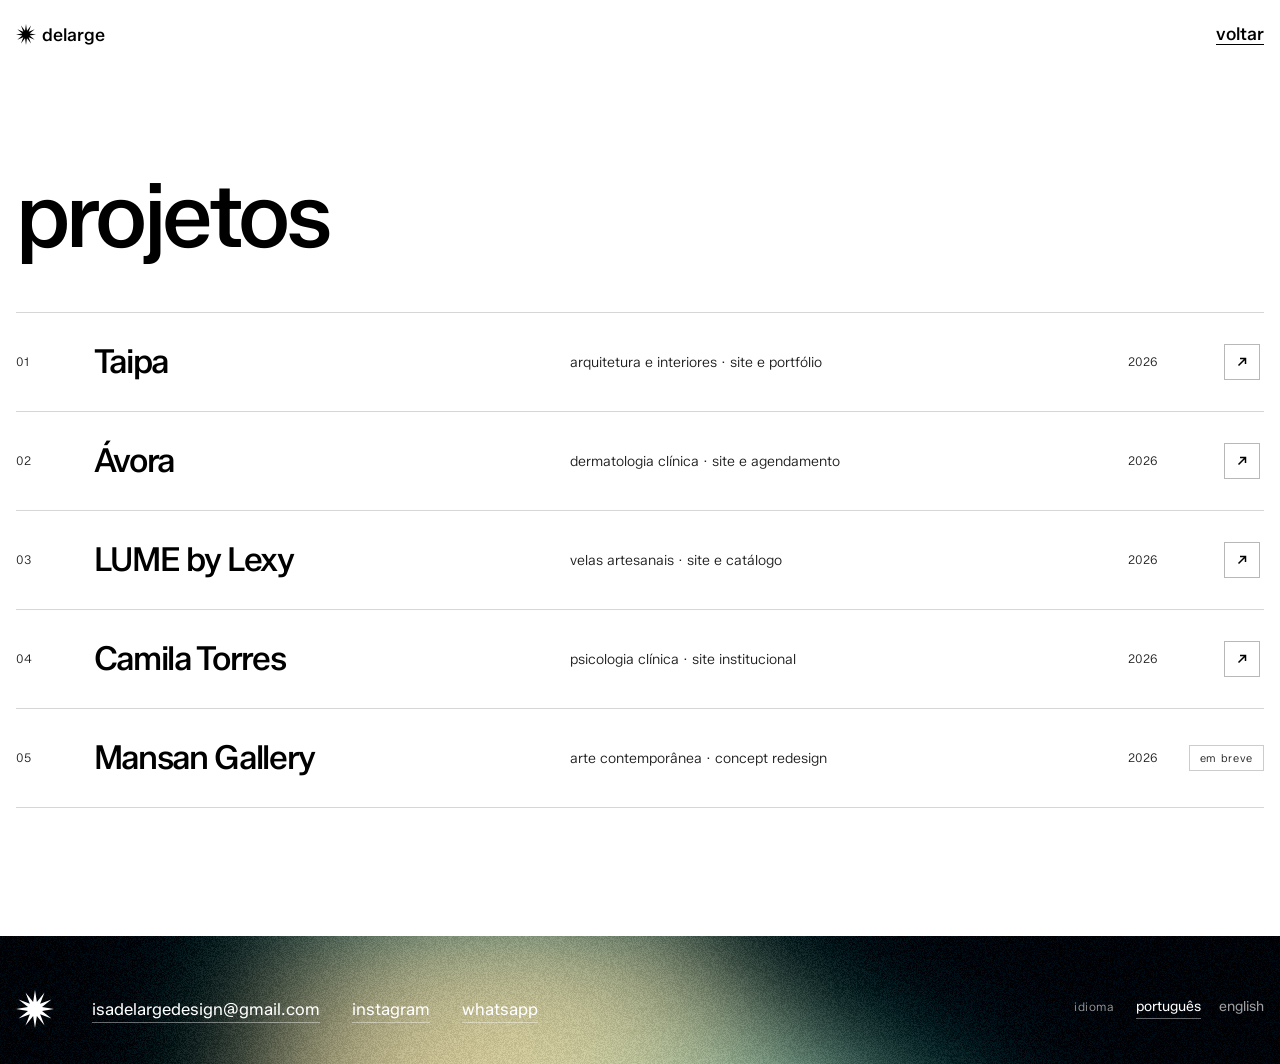
<file: projetos.html>
<!doctype html>
<html lang="pt-BR">
<head>
<meta charset="utf-8">
<meta name="viewport" content="width=device-width, initial-scale=1">
<title data-i18n="meta.title.indice">projetos · delarge</title>
<meta name="description" data-i18n-attr="content:meta.desc.indice" content="Todos os projetos de web design da delarge.">
<link rel="canonical" href="https://delargedesign.com.br/projetos.html">
<link rel="alternate" hreflang="pt-BR" href="https://delargedesign.com.br/projetos.html">
<link rel="alternate" hreflang="en" href="https://delargedesign.com.br/en/projetos.html">
<link rel="alternate" hreflang="x-default" href="https://delargedesign.com.br/projetos.html">
<meta name="robots" content="index, follow, max-image-preview:large">
<meta name="author" content="Isabela Alves">
<meta name="theme-color" content="#222222">

<meta property="og:type" content="website">
<meta property="og:site_name" content="delarge">
<meta property="og:locale" content="pt_BR">
<meta property="og:url" content="https://delargedesign.com.br/projetos.html">
<meta property="og:title" data-i18n-attr="content:meta.title.indice" content="projetos · delarge">
<meta property="og:description" data-i18n-attr="content:meta.desc.indice" content="Todos os projetos de web design da delarge.">
<meta property="og:image" content="https://delargedesign.com.br/assets/og.jpg">
<meta property="og:image:width" content="1200">
<meta property="og:image:height" content="630">
<meta property="og:image:alt" data-i18n-attr="content:og.alt" content="A estrela da delarge sobre o gradiente do site">

<meta name="twitter:card" content="summary_large_image">
<meta name="twitter:title" data-i18n-attr="content:meta.title.indice" content="projetos · delarge">
<meta name="twitter:description" data-i18n-attr="content:meta.desc.indice" content="Todos os projetos de web design da delarge.">
<meta name="twitter:image" content="https://delargedesign.com.br/assets/og.jpg">

<link rel="icon" href="assets/favicon.svg" type="image/svg+xml">
<link rel="apple-touch-icon" href="assets/apple-touch-icon.png">
<link rel="preconnect" href="https://fonts.googleapis.com">
<link rel="preconnect" href="https://fonts.gstatic.com" crossorigin>
<link rel="stylesheet" href="https://fonts.googleapis.com/css2?family=Zalando+Sans:wght@300;400;500;600&display=swap">
<link rel="stylesheet" href="css/style.css?v=2">
</head>
<body class="pagina-indice">

<nav class="navbar navbar--fixa" aria-label="Principal">
  <span class="brand__slot" aria-hidden="true"><span class="brand__star"></span></span>
  <a class="brand" href="/"><span class="brand__name">delarge</span></a>
  <a class="navbar__voltar" href="/" data-i18n="nav.voltar">voltar</a>
</nav>

<main class="indice shell">
  <h1 class="indice__titulo" data-i18n="nav.projetos">projetos</h1>

  <!-- Índice, e não cards: a página inicial já mostra as capas, entao aqui a
       organizacao e outra, uma lista longa que cresce sem esforco. -->
  <ol class="indice__lista">

    <li class="linha">
      <a class="linha__link" href="https://taipa-sigma.vercel.app/" target="_blank" rel="noopener noreferrer">
        <span class="linha__num">01</span>
        <span class="linha__nome">Taipa</span>
        <span class="linha__tipo" data-i18n="proj.taipa.tipo">arquitetura e interiores · site e portfólio</span>
        <span class="linha__ano">2026</span>
        <span class="linha__seta" aria-hidden="true">
          <svg viewBox="0 0 16 16" width="16" height="16" fill="none" stroke="currentColor" stroke-width="1.5">
            <path d="M4.5 11.5 11.5 4.5M6 4.5h5.5V10"/>
          </svg>
        </span>
      </a>
      <span class="linha__previa" aria-hidden="true">
        <img src="assets/img/taipa-menor.webp" alt="" width="1000" height="496" loading="lazy" decoding="async">
      </span>
    </li>

    <li class="linha">
      <a class="linha__link" href="https://avoraestetica.vercel.app/" target="_blank" rel="noopener noreferrer">
        <span class="linha__num">02</span>
        <span class="linha__nome">Ávora</span>
        <span class="linha__tipo" data-i18n="proj.avora.tipo">dermatologia clínica · site e agendamento</span>
        <span class="linha__ano">2026</span>
        <span class="linha__seta" aria-hidden="true">
          <svg viewBox="0 0 16 16" width="16" height="16" fill="none" stroke="currentColor" stroke-width="1.5">
            <path d="M4.5 11.5 11.5 4.5M6 4.5h5.5V10"/>
          </svg>
        </span>
      </a>
      <span class="linha__previa" aria-hidden="true">
        <img src="assets/img/avora.webp" alt="" width="1907" height="949" loading="lazy" decoding="async">
      </span>
    </li>

    <li class="linha">
      <a class="linha__link" href="https://lumebylexy.vercel.app/" target="_blank" rel="noopener noreferrer">
        <span class="linha__num">03</span>
        <span class="linha__nome">LUME by Lexy</span>
        <span class="linha__tipo" data-i18n="proj.lume.tipo">velas artesanais · site e catálogo</span>
        <span class="linha__ano">2026</span>
        <span class="linha__seta" aria-hidden="true">
          <svg viewBox="0 0 16 16" width="16" height="16" fill="none" stroke="currentColor" stroke-width="1.5">
            <path d="M4.5 11.5 11.5 4.5M6 4.5h5.5V10"/>
          </svg>
        </span>
      </a>
      <span class="linha__previa" aria-hidden="true">
        <img src="assets/img/lumebylexy.webp" alt="" width="1746" height="900" loading="lazy" decoding="async">
      </span>
    </li>

    <li class="linha">
      <a class="linha__link" href="https://camila-torres-psicologa.vercel.app/" target="_blank" rel="noopener noreferrer">
        <span class="linha__num">04</span>
        <span class="linha__nome">Camila Torres</span>
        <span class="linha__tipo" data-i18n="proj.camila.tipo">psicologia clínica · site institucional</span>
        <span class="linha__ano">2026</span>
        <span class="linha__seta" aria-hidden="true">
          <svg viewBox="0 0 16 16" width="16" height="16" fill="none" stroke="currentColor" stroke-width="1.5">
            <path d="M4.5 11.5 11.5 4.5M6 4.5h5.5V10"/>
          </svg>
        </span>
      </a>
      <span class="linha__previa" aria-hidden="true">
        <img src="assets/img/camillatorres.webp" alt="" width="1736" height="882" loading="lazy" decoding="async">
      </span>
    </li>

    <!-- TODO trocar o href e a capa quando o Mansan Gallery subir -->
    <li class="linha linha--breve">
      <div class="linha__link">
        <span class="linha__num">05</span>
        <span class="linha__nome">Mansan Gallery</span>
        <span class="linha__tipo" data-i18n="proj.mansan.tipo">arte contemporânea · concept redesign</span>
        <span class="linha__ano">2026</span>
        <span class="linha__breve" data-i18n="proj.breve">em breve</span>
      </div>
      <span class="linha__previa" aria-hidden="true">
        <img src="assets/img/mansangallery.webp" alt="" width="1863" height="989" loading="lazy" decoding="async">
      </span>
    </li>

  </ol>
</main>

<!-- Versao curta do rodape da home: mesmo gradiente, mesma estrela e os
     mesmos contatos, sem a chamada grande. -->
<footer class="rodape rodape--curto">
  <canvas id="shader-rodape" class="rodape__shader" data-shader aria-hidden="true"></canvas>

  <div class="rodape__conteudo shell">
    <div class="rodape__topo">
      <span class="rodape__estrela" aria-hidden="true"></span>

      <ul class="rodape__contatos">
        <li><a href="mailto:isadelargedesign@gmail.com">isadelargedesign@gmail.com</a></li>
        <li><a href="https://www.instagram.com/delarge.studio/" target="_blank" rel="noopener noreferrer">instagram</a></li>
        <li><a data-i18n-attr="href:wa" href="https://wa.me/5543936182694?text=Ol%C3%A1%2C%20Isabela%21%20Vim%20pelo%20site%20e%20tenho%20interesse%20em%20construir%20um%20projeto%20com%20voc%C3%AA." target="_blank" rel="noopener noreferrer">whatsapp</a></li>
      </ul>

      <div class="rodape__idioma" data-idioma-atual="pt">
        <span class="rodape__idioma-rotulo" data-i18n="label.idioma">idioma</span>
        <a class="rodape__idioma-op" href="/projetos.html" lang="pt-BR" hreflang="pt-BR" data-idioma="pt" aria-current="true">português</a>
        <a class="rodape__idioma-op" href="/en/projetos.html" lang="en" hreflang="en" data-idioma="en">english</a>
      </div>
    </div>
  </div>
</footer>

<script src="js/shader-fundo.js?v=2" defer></script>
<script src="js/idioma.js?v=2" defer></script>
<script src="js/indice.js?v=2" defer></script>
</body>
</html>
</file>
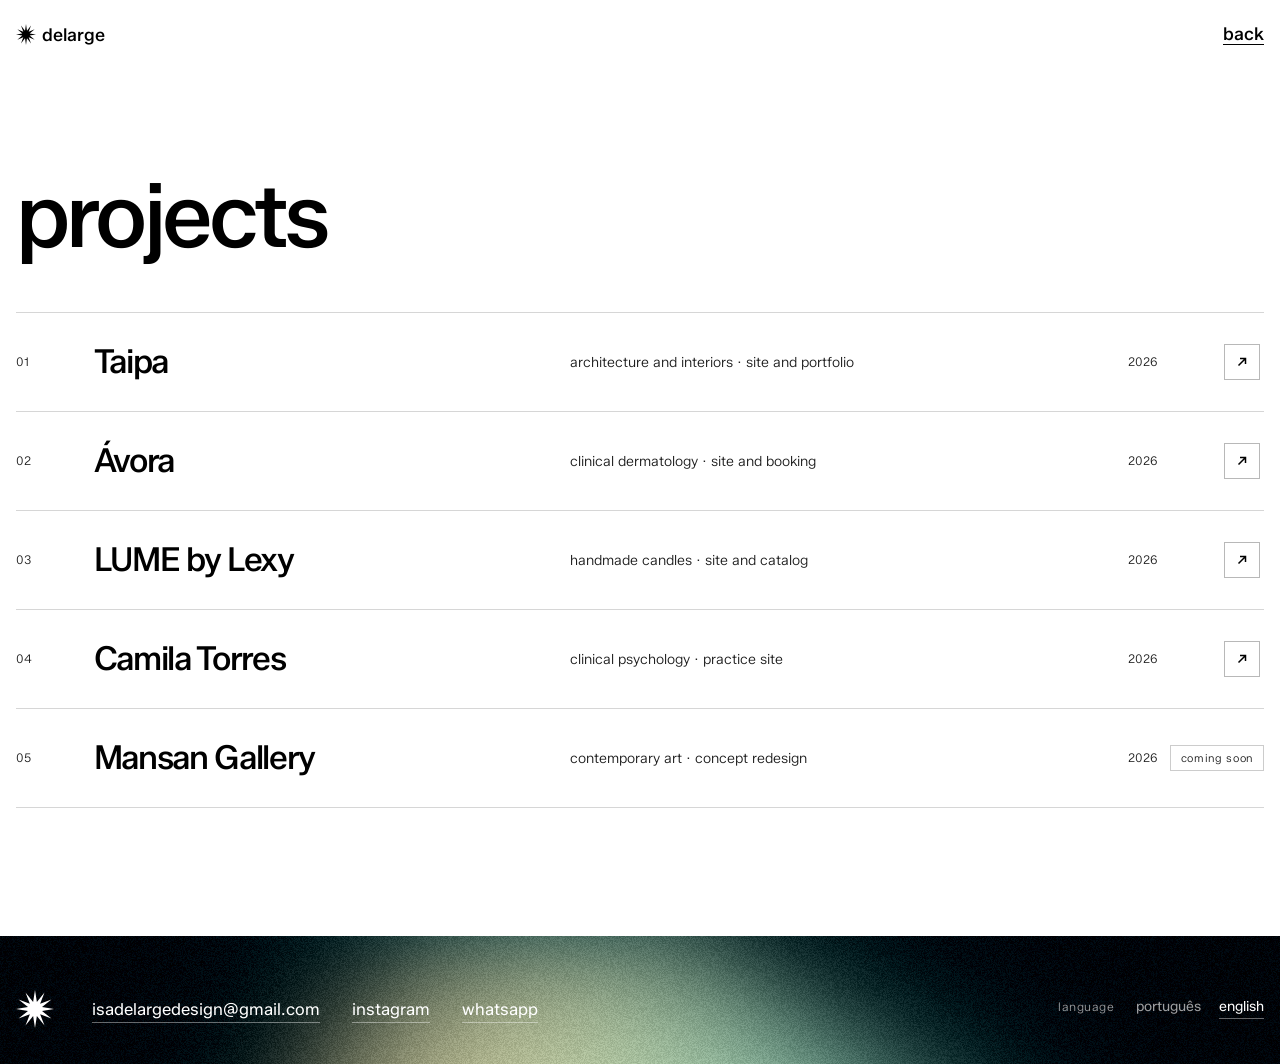
<file: en/projetos.html>
<!doctype html>
<!-- GERADO por tools/gerar-en.js. Nao edite a mao:
     mude o portugues no arquivo da raiz ou a traducao em tools/en.json
     e rode  node tools/gerar-en.js  de novo. -->
<html lang="en">
<head>
<meta charset="utf-8">
<meta name="viewport" content="width=device-width, initial-scale=1">
<title>projects · delarge</title>
<meta name="description" content="Every web design project by delarge.">
<link rel="canonical" href="https://delargedesign.com.br/en/projetos.html">
<link rel="alternate" hreflang="pt-BR" href="https://delargedesign.com.br/projetos.html">
<link rel="alternate" hreflang="en" href="https://delargedesign.com.br/en/projetos.html">
<link rel="alternate" hreflang="x-default" href="https://delargedesign.com.br/projetos.html">
<meta name="robots" content="index, follow, max-image-preview:large">
<meta name="author" content="Isabela Alves">
<meta name="theme-color" content="#222222">

<meta property="og:type" content="website">
<meta property="og:site_name" content="delarge">
<meta property="og:locale" content="en_US">
<meta property="og:url" content="https://delargedesign.com.br/en/projetos.html">
<meta property="og:title" content="projects · delarge">
<meta property="og:description" content="Every web design project by delarge.">
<meta property="og:image" content="https://delargedesign.com.br/assets/og.jpg">
<meta property="og:image:width" content="1200">
<meta property="og:image:height" content="630">
<meta property="og:image:alt" content="The delarge star over the site gradient">

<meta name="twitter:card" content="summary_large_image">
<meta name="twitter:title" content="projects · delarge">
<meta name="twitter:description" content="Every web design project by delarge.">
<meta name="twitter:image" content="https://delargedesign.com.br/assets/og.jpg">

<link rel="icon" href="/assets/favicon.svg" type="image/svg+xml">
<link rel="apple-touch-icon" href="/assets/apple-touch-icon.png">
<link rel="preconnect" href="https://fonts.googleapis.com">
<link rel="preconnect" href="https://fonts.gstatic.com" crossorigin>
<link rel="stylesheet" href="https://fonts.googleapis.com/css2?family=Zalando+Sans:wght@300;400;500;600&display=swap">
<link rel="stylesheet" href="/css/style.css?v=2">
</head>
<body class="pagina-indice">

<nav class="navbar navbar--fixa" aria-label="Principal">
  <span class="brand__slot" aria-hidden="true"><span class="brand__star"></span></span>
  <a class="brand" href="/en/"><span class="brand__name">delarge</span></a>
  <a class="navbar__voltar" href="/en/">back</a>
</nav>

<main class="indice shell">
  <h1 class="indice__titulo">projects</h1>

  <!-- Índice, e não cards: a página inicial já mostra as capas, entao aqui a
       organizacao e outra, uma lista longa que cresce sem esforco. -->
  <ol class="indice__lista">

    <li class="linha">
      <a class="linha__link" href="https://taipa-sigma.vercel.app/" target="_blank" rel="noopener noreferrer">
        <span class="linha__num">01</span>
        <span class="linha__nome">Taipa</span>
        <span class="linha__tipo">architecture and interiors · site and portfolio</span>
        <span class="linha__ano">2026</span>
        <span class="linha__seta" aria-hidden="true">
          <svg viewBox="0 0 16 16" width="16" height="16" fill="none" stroke="currentColor" stroke-width="1.5">
            <path d="M4.5 11.5 11.5 4.5M6 4.5h5.5V10"/>
          </svg>
        </span>
      </a>
      <span class="linha__previa" aria-hidden="true">
        <img src="/assets/img/taipa-menor.webp" alt="" width="1000" height="496" loading="lazy" decoding="async">
      </span>
    </li>

    <li class="linha">
      <a class="linha__link" href="https://avoraestetica.vercel.app/" target="_blank" rel="noopener noreferrer">
        <span class="linha__num">02</span>
        <span class="linha__nome">Ávora</span>
        <span class="linha__tipo">clinical dermatology · site and booking</span>
        <span class="linha__ano">2026</span>
        <span class="linha__seta" aria-hidden="true">
          <svg viewBox="0 0 16 16" width="16" height="16" fill="none" stroke="currentColor" stroke-width="1.5">
            <path d="M4.5 11.5 11.5 4.5M6 4.5h5.5V10"/>
          </svg>
        </span>
      </a>
      <span class="linha__previa" aria-hidden="true">
        <img src="/assets/img/avora.webp" alt="" width="1907" height="949" loading="lazy" decoding="async">
      </span>
    </li>

    <li class="linha">
      <a class="linha__link" href="https://lumebylexy.vercel.app/" target="_blank" rel="noopener noreferrer">
        <span class="linha__num">03</span>
        <span class="linha__nome">LUME by Lexy</span>
        <span class="linha__tipo">handmade candles · site and catalog</span>
        <span class="linha__ano">2026</span>
        <span class="linha__seta" aria-hidden="true">
          <svg viewBox="0 0 16 16" width="16" height="16" fill="none" stroke="currentColor" stroke-width="1.5">
            <path d="M4.5 11.5 11.5 4.5M6 4.5h5.5V10"/>
          </svg>
        </span>
      </a>
      <span class="linha__previa" aria-hidden="true">
        <img src="/assets/img/lumebylexy.webp" alt="" width="1746" height="900" loading="lazy" decoding="async">
      </span>
    </li>

    <li class="linha">
      <a class="linha__link" href="https://camila-torres-psicologa.vercel.app/" target="_blank" rel="noopener noreferrer">
        <span class="linha__num">04</span>
        <span class="linha__nome">Camila Torres</span>
        <span class="linha__tipo">clinical psychology · practice site</span>
        <span class="linha__ano">2026</span>
        <span class="linha__seta" aria-hidden="true">
          <svg viewBox="0 0 16 16" width="16" height="16" fill="none" stroke="currentColor" stroke-width="1.5">
            <path d="M4.5 11.5 11.5 4.5M6 4.5h5.5V10"/>
          </svg>
        </span>
      </a>
      <span class="linha__previa" aria-hidden="true">
        <img src="/assets/img/camillatorres.webp" alt="" width="1736" height="882" loading="lazy" decoding="async">
      </span>
    </li>

    <!-- TODO trocar o href e a capa quando o Mansan Gallery subir -->
    <li class="linha linha--breve">
      <div class="linha__link">
        <span class="linha__num">05</span>
        <span class="linha__nome">Mansan Gallery</span>
        <span class="linha__tipo">contemporary art · concept redesign</span>
        <span class="linha__ano">2026</span>
        <span class="linha__breve">coming soon</span>
      </div>
      <span class="linha__previa" aria-hidden="true">
        <img src="/assets/img/mansangallery.webp" alt="" width="1863" height="989" loading="lazy" decoding="async">
      </span>
    </li>

  </ol>
</main>

<!-- Versao curta do rodape da home: mesmo gradiente, mesma estrela e os
     mesmos contatos, sem a chamada grande. -->
<footer class="rodape rodape--curto">
  <canvas id="shader-rodape" class="rodape__shader" data-shader aria-hidden="true"></canvas>

  <div class="rodape__conteudo shell">
    <div class="rodape__topo">
      <span class="rodape__estrela" aria-hidden="true"></span>

      <ul class="rodape__contatos">
        <li><a href="mailto:isadelargedesign@gmail.com">isadelargedesign@gmail.com</a></li>
        <li><a href="https://www.instagram.com/delarge.studio/" target="_blank" rel="noopener noreferrer">instagram</a></li>
        <li><a href="https://wa.me/5543936182694?text=Hi%2C%20Isabela%21%20I%20came%20from%20your%20site%20and%20I%20am%20interested%20in%20building%20a%20project%20with%20you." target="_blank" rel="noopener noreferrer">whatsapp</a></li>
      </ul>

      <div class="rodape__idioma" data-idioma-atual="en">
        <span class="rodape__idioma-rotulo">language</span>
        <a class="rodape__idioma-op" href="/projetos.html" lang="pt-BR" hreflang="pt-BR" data-idioma="pt">português</a>
        <a class="rodape__idioma-op" href="/en/projetos.html" lang="en" hreflang="en" data-idioma="en" aria-current="true">english</a>
      </div>
    </div>
  </div>
</footer>

<script src="/js/shader-fundo.js?v=2" defer></script>
<script src="/js/idioma.js?v=2" defer></script>
<script src="/js/indice.js?v=2" defer></script>
</body>
</html>
</file>
<file: css/style.css>
/* =========================================================
   delarge — portfolio
   Traduzido do Figma "Portfolio" (node 1:4, frame 1440x7048)
   ========================================================= */

:root{
  /* cor */
  --dark:        #222222;
  --white:       #ffffff;
  --ink:         #111111;
  --black:       #000000;
  --tag:         #1e1e1e;
  --card-bg:     rgba(143,143,143,.38);
  --veil:        rgba(255,255,255,.2);

  /* tipografia */
  --font-sans:    "Zalando Sans", system-ui, -apple-system, "Segoe UI", sans-serif;

  /* O frame de 1440 do Figma vira so referencia de proporcao. O conteudo
     nao tem mais teto de largura: ocupa a tela inteira, com a margem
     pequena, em qualquer tamanho. */
  --frame:       1440px;
  --gutter:      16px;
  --gutter-cards: 10px;   /* projetos vao mais perto da borda */
  --vw:          100vw;   /* sobrescrito no JS sem a largura da barra de rolagem */
  --nav-h:       70px;    /* altura real da navbar, medida no JS */
  --nav-viagem:  calc(50svh - var(--nav-h) / 2);  /* do centro da intro ao topo */
  --shell-offset: 0px;   /* sem teto, o conteudo nunca fica centralizado */

  /* ritmo vertical */
  --space-block: clamp(56px, 8.3vw, 170px);
  --space-rule:  clamp(44px, 5vw, 92px);    /* respiro antes do filete de secao */
  --ease:        cubic-bezier(.16,1,.3,1);
  --ease-spread: cubic-bezier(.215,.61,.355,1);   /* curva medida na referencia */
}

*,
*::before,
*::after{ box-sizing: border-box; }

html{ scroll-behavior: smooth; }

body{
  margin: 0;
  background: var(--white);
  color: var(--black);
  font-family: var(--font-sans);
  font-variation-settings: "wdth" 100;
  -webkit-font-smoothing: antialiased;
  text-rendering: optimizeLegibility;
}

img{ display: block; max-width: 100%; }

ul{ margin: 0; padding: 0; list-style: none; }

a{ color: inherit; text-decoration: none; }

:focus-visible{
  outline: 1.5px solid currentColor;
  outline-offset: 4px;
}

.shell{
  width: 100%;
  padding-inline: var(--gutter);
}

/* ---- intro e navbar ----
   Uma navbar so. Ela nasce no centro do bloco escuro, sobe junto com a pagina
   ate encostar no topo, prende ali e, quando o bloco escuro passa, so troca de
   cor. Nao existe segunda navbar. */

/* Fundo da intro. Fica FIXO, como na raggededge: ele nao rola junto, e o
   conteudo branco desliza por cima dele. E dai que vem a transicao suave,
   sem nenhum degrade de emenda. Verificado la: o canvas do gradiente e
   position fixed e so e desligado depois de coberto.

   A cor solida continua sendo o fundo: se o WebGL nao subir, o canvas se
   remove e a intro fica como era. */
.backdrop{
  position: fixed;
  top: 0;
  left: 0;
  right: 0;
  height: 100svh;
  z-index: 0;
  background: var(--dark);
  overflow: clip;
}

/* coberto pelo conteudo: sai de cena e o shader para de desenhar, porque o
   IntersectionObserver dele deixa de ver o canvas */
.backdrop.esta-coberto{ display: none; }

/* a folha branca precisa ser opaca para cobrir o fundo fixo */
.page{
  position: relative;
  z-index: 1;
  background: var(--white);
}

/* gradiente animado em WebGL (shader do 21st.dev) */
.backdrop__shader{
  display: block;
  width: 100%;
  height: 100%;
}

/* metades vazias acima e abaixo da navbar: as duas mais a altura dela
   somam exatamente os 100svh do bloco escuro */
.intro-espaco{ height: var(--nav-viagem); }

.navbar{
  position: sticky;
  top: 0;
  z-index: 20;

  width: 100%;
  padding-inline: var(--gutter);
  padding-block: 23px;

  display: flex;
  align-items: center;
  font-size: clamp(15px, 1.39vw, 26px);
  font-weight: 500;
  line-height: 1.2;

  /* Sem fundo. A cor sai de mix-blend-mode: difference sobre branco puro,
     entao o texto se inverte pixel a pixel contra o que estiver embaixo:
     preto sobre a secao branca, claro sobre o bloco escuro, e negativo ao
     cruzar as capas dos projetos. Nao existe estado, e nao existe faixa.

     O blend precisa ficar aqui, no <nav>, e nao nos filhos: position sticky
     cria contexto de empilhamento, e blend em filho mescla so dentro desse
     grupo, contra nada. Foi o que quebrou a inversao quando tentei mover.
     Por isso o painel do menu mora fora desta tag.

     A inversao vale em toda a pagina, inclusive sobre o gradiente. Medi la
     um contraste de 1.67:1 no ponto claro do shader, abaixo do minimo de
     4.5:1, mas foi decisao sua manter. */
  color: var(--white);
  mix-blend-mode: difference;

  /* centro real da tela menos a posicao natural da marca */
  --estrela-x: calc(var(--vw) / 2 - 21px - var(--gutter));
}

/* A faixa da navbar. Sai de cena inteira quando nao ha scroll timeline: sem
   ela o canvas nao acompanharia a viagem da intro e a fatia sairia torta. */
.navbar__fundo{
  display: none;
  position: absolute;
  inset: 0;
  z-index: -1;
  overflow: clip;
  background: var(--dark);
}

.navbar__shader{
  position: absolute;
  left: 0;
  top: 0;
  display: block;
  width: 100%;
  height: 100svh;
  transition: opacity .4s var(--ease);
}

/* o painel do menu e chapado: a faixa da barra vira chapada tambem, senao
   fica uma tarja de gradiente no topo dele */
.painel-aberto .navbar__shader{ opacity: 0; }

/* Presa de verdade, e nao apenas encostada. Com sticky a barra depende do
   bloco em que vive: basta um ancestral com overflow para ela largar o topo,
   e no mobile isso acontece com o painel do menu aberto travando o scroll.

   Em fixed ela sai do fluxo, entao a viagem da intro nao pode mais ser o
   proprio scroll carregando a barra: ela vira uma animacao ligada ao scroll.
   Mesmo movimento, mesma distancia, mas fora da main thread, entao nao ha
   atraso de um frame como haveria escrevendo o transform num listener.

   Atras de @supports porque o Firefox ainda nao tem scroll timeline. La a
   barra segue sticky, que depois de encostar no topo e indistinguivel.
   Movimento reduzido tambem fica no sticky: e o unico jeito de nao trocar
   uma viagem que o scroll comanda por uma animacao declarada. */
@supports (animation-timeline: scroll()){
  @media (prefers-reduced-motion: no-preference){
    /* sem a barra no fluxo, os dois vazios sozinhos valem os 100svh */
    .intro-espaco{ height: 50svh; }

    .navbar:not(.navbar--fixa){
      position: fixed;
      left: 0;
      animation: nav-sobe linear both;
      animation-timeline: scroll(root block);
      animation-range: 0 var(--nav-viagem);

      /* com faixa propria o texto nao precisa mais se inverter contra o que
         passa embaixo: ele fica claro sobre o gradiente, sempre */
      mix-blend-mode: normal;
    }

    .navbar__fundo{ display: block; }

    /* O canvas e colado no topo da viewport, e nao na barra: enquanto a barra
       desce os 100svh da intro, ele sobe a mesma distancia. O que se ve pela
       janela e sempre a fatia certa do campo, e durante a intro a faixa e
       indistinguivel do fundo atras dela. */
    .navbar__shader{
      animation: nav-fundo linear both;
      animation-timeline: scroll(root block);
      animation-range: 0 var(--nav-viagem);
    }
  }
}

@keyframes nav-sobe{
  from{ translate: 0 var(--nav-viagem); }
  to{   translate: 0 0; }
}

@keyframes nav-fundo{
  from{ translate: 0 calc(-1 * var(--nav-viagem)); }
  to{   translate: 0 0; }
}


.brand{
  display: inline-flex;
  align-items: center;
  font-weight: 500;
}

/* A estrela e irma do link, e nao filha: so assim ela pode ocupar a coluna
   do meio no mobile e cair no centro exato da tela. */
.brand__slot{
  display: inline-flex;
  flex: none;
  margin-right: 6px;
  transform-origin: left center;
}

/* A estrela e uma mascara pintada com currentColor, e nao uma tag de
   imagem, para acompanhar sozinha a troca de cor da navbar. A forma
   continua vindo do SVG exportado do Figma. */
.brand__star{
  display: block;
  width: 20px;
  height: 21px;
  flex: none;
  background-color: currentColor;
  -webkit-mask: url(../assets/svg/star-2.svg) center / contain no-repeat;
  mask: url(../assets/svg/star-2.svg) center / contain no-repeat;
  animation: star-spin 22s linear infinite;
}

@keyframes star-spin{
  to{ transform: rotate(360deg); }
}

/* Revelacao letra a letra, traduzida do Blur Reveal de @tom_ui.
   Sai a mascara com overflow que havia antes: o desfoque vaza para fora
   do glifo e seria cortado por ela.

   Numeros do componente: blur 12px, y 10px, duracao 0.3/0.5 = 0.6s,
   escalonamento 0.03/1.5 = 0.02s por letra. */
.mask{ display: inline-block; }
.mask > span{ display: inline-block; }

.palavra{ display: inline-block; white-space: nowrap; }

.letra{ display: inline-block; }

/* o texto inteiro continua no DOM para leitor de tela */
.so-leitor{
  position: absolute;
  width: 1px;
  height: 1px;
  padding: 0;
  margin: -1px;
  overflow: hidden;
  clip-path: inset(50%);
  white-space: nowrap;
  border: 0;
}

.navbar__links{
  display: flex;
  align-items: center;
  gap: 24px;
  margin-left: clamp(40px, 12.78vw, 184px);
  margin-right: auto;
}

/* Os dois em bloco de proposito. O <a> nascia inline, e caixa inline tem a
   altura natural da fonte, nao a da entrelinha: ela sobrava 0,66px para baixo
   em relacao ao bloco do <button>, e como o filete de hover e ::after em
   bottom: 0, os dois filetes paravam em alturas diferentes na mesma barra.
   Mesmo modelo de caixa dos dois lados, mesmo filete. */
.navbar__links a,
.navbar__contact{
  position: relative;
  display: block;
  padding-bottom: 2px;
}

/* Contato e um <button> agora, porque abre um painel em vez de navegar, mas
   tem de renderizar exatamente como os links ao lado.

   Nao basta zerar borda e fundo. Tres coisas que a folha do navegador deixa
   diferente e que apareciam na barra:
   - padding: 1px 6px no botao. O 1px de cima empurrava o texto meio pixel e
     fazia o filete de hover, que e ::after em bottom: 0, nascer 1px acima do
     filete dos vizinhos.
   - appearance: auto, que mantem o controle nativo por baixo.
   - text-rendering volta para auto em controle de formulario, enquanto o body
     roda em optimizeLegibility. Era kerning diferente do resto da barra, na
     unica palavra da direita.
   O restante vem de font: inherit, que traz familia, corpo, peso e entrelinha. */
.navbar__contact{
  appearance: none;
  -webkit-appearance: none;
  padding: 0 0 2px;
  border: 0;
  background: none;
  font: inherit;
  color: inherit;
  text-align: inherit;
  text-rendering: inherit;
  cursor: pointer;
}

.navbar__links a::after,
.navbar__contact::after{
  content: "";
  position: absolute;
  left: 0;
  right: 0;
  bottom: 0;
  height: 1px;
  background: currentColor;
  transform: scaleX(0);
  transform-origin: right;
  transition: transform .45s var(--ease);
}

.navbar__links a:hover::after,
.navbar__contact:hover::after{
  transform: scaleX(1);
  transform-origin: left;
}

.navbar__tagline{
  margin: 0 clamp(32px, 10.2vw, 147px) 0 0;
}

/* botao de menu, so no mobile */
/* So no mobile. No desktop os links vivem na propria barra, e um hamburguer
   ao lado deles abriria um painel repetindo o que ja esta ali. */
.nav-toggle{
  display: none;
  position: relative;
  width: 26px;
  height: 16px;
  padding: 0;
  border: 0;
  background: none;
  color: inherit;
  cursor: pointer;
}

.nav-toggle > span{
  position: absolute;
  left: 0;
  right: 0;
  height: 1.5px;
  background: currentColor;
  transition: transform .35s var(--ease);
}

.nav-toggle > span:nth-child(1){ top: 3px; }
.nav-toggle > span:nth-child(2){ bottom: 3px; }

/* as duas barras viram X */
/* o estado do menu vive no <html>, porque o painel esta fora do <nav> */
.menu-aberto .nav-toggle > span:nth-child(1){ transform: translateY(4.75px) rotate(45deg); }
.menu-aberto .nav-toggle > span:nth-child(2){ transform: translateY(-4.75px) rotate(-45deg); }

/* com o painel aberto a navbar para de inverter: o fundo dele e chapado */
.painel-aberto .navbar{ mix-blend-mode: normal; color: var(--white); }

/* ---- intro, em tres tempos ----
   1. estado inicial : tudo escondido dentro da mascara (Figma 1:5)
   2. .is-revealed   : marca, estrela e assinatura aparecem perto do centro
   3. .is-assembled  : a linha se abre e o resto da nav entra (Figma 1:9) */

.js .navbar .letra{
  opacity: 0;
  filter: blur(12px);
  transform: translateY(10px);
  transition:
    opacity   .6s var(--ease),
    filter    .6s var(--ease),
    transform .6s var(--ease);
  transition-delay: calc(var(--atraso, 0s) + var(--i) * .02s);
}

.navbar.is-revealed .brand__name .letra,
.navbar.is-revealed .navbar__tagline .letra{
  opacity: 1;
  filter: blur(0);
  transform: none;
}

.navbar.is-revealed .navbar__tagline{ --atraso: .35s; }

.js .navbar .brand__slot{ opacity: 0; }

.navbar.is-revealed .brand__slot{
  opacity: 1;
  transition: opacity .9s var(--ease) .22s;
}

/* A estrela nao atravessa o texto: ela some no centro e reaparece ja no
   lugar, colada na marca. */
@keyframes estrela-troca{
  0%   { opacity: 1; transform: translateX(var(--estrela-x)) scale(2.1); }
  38%  { opacity: 0; transform: translateX(var(--estrela-x)) scale(2.1); }
  39%  { opacity: 0; transform: none; }
  100% { opacity: 1; transform: none; }
}

.js .navbar:not(.is-assembled) .brand__slot{
  transform: translateX(var(--estrela-x)) scale(2.1);
}

.navbar.is-assembled .brand__slot{
  animation: estrela-troca .95s var(--ease) forwards;
}

.js .navbar:not(.is-assembled) .brand__name{
  transform: translateX(clamp(80px, 15.83vw, 228px));
}

.navbar .brand__name{
  transition: transform 1.15s var(--ease-spread);
}

/* links e contato so entram quando a linha ja abriu */
.navbar.is-assembled .navbar__links .letra,
.navbar.is-assembled .navbar__contact .letra{
  opacity: 1;
  filter: blur(0);
  transform: none;
}

.navbar.is-assembled .navbar__links li:nth-child(1){ --atraso: .95s; }
.navbar.is-assembled .navbar__links li:nth-child(2){ --atraso: 1.03s; }
.navbar.is-assembled .navbar__links li:nth-child(3){ --atraso: 1.11s; }
.navbar.is-assembled .navbar__contact{ --atraso: 1.19s; }

/* ---- desfoque progressivo na borda de baixo ----
   Do componente ProgressiveBlur, sem o degrade ate a cor de fundo que ele
   tambem pinta: aquilo assume uma cor unica, e esta pagina tem duas. Sobre o
   bloco escuro o degrade claro viraria neblina. Ficou so o desfoque. */

.blur-borda{
  position: fixed;
  left: 0;
  right: 0;
  height: 110px;
  z-index: 15;            /* abaixo da navbar, acima do conteudo */
  pointer-events: none;
  user-select: none;
  -webkit-user-select: none;
  -webkit-backdrop-filter: blur(2px);
  backdrop-filter: blur(2px);
}

/* No mobile a faixa de 110px cobria os links de contato do rodape, que sao a
   ultima coisa da pagina e ficam justamente nessa altura. Na tela pequena o
   desfoque custa mais do que entrega. */
@media (max-width: 860px){
  .blur-borda--base{ display: none; }
}

.blur-borda--base{
  bottom: 0;
  -webkit-mask-image: linear-gradient(to top, #000 50%, transparent);
  mask-image: linear-gradient(to top, #000 50%, transparent);
}

/* ---- manifesto ---- */

/* O respiro normal da pagina, mas nunca menos que a altura da barra: ela e
   fixa e fica POR CIMA daqui. No desktop o clamp ja dava 120px contra 72px de
   barra e sobrava folga; no telefone ele desce para o minimo de 56px contra
   67px de barra, e as primeiras letras do manifesto ficavam cortadas. O max()
   so entra em acao nessa ponta: no desktop o valor nao muda. */
.manifesto{
  padding-top: max(var(--space-block), calc(var(--nav-h) + 24px));
}

/* a navbar fica presa no topo, entao os alvos de ancora precisam de folga */
#manifesto,
#sobre,
#projetos,
#servicos,
#contato{ scroll-margin-top: calc(var(--nav-h) + 16px); }

.manifesto__text{
  margin: 0;
  font-size: clamp(26px, 3.33vw, 68px);
  font-weight: 500;
  line-height: 1.209;          /* 58/48 */
  letter-spacing: -.0625em;    /* -3/48 */
  color: var(--black);
}

.manifesto__text strong{ font-weight: 600; }

/* ---- leitura conforme o scroll ----
   Traduzido do Text Scroll Read de @youcefbnm, com outro mecanismo. O
   componente usa um degrade com background-clip: text, e um degrade e uma
   faixa vertical unica: ele varre as tres linhas ao mesmo tempo e o corte
   sai atravessando o bloco. Aqui cada letra tem seu indice e o JS escreve
   so --lidas, uma vez por quadro. A conta abaixo faz o resto.

   A rampa dividida por 3 deixa a borda com tres letras de largura, em vez
   de acender uma de cada vez de forma dura. Os extremos sao os do
   componente: 5% de preto no que ainda nao foi lido, preto cheio no lido. */
.js .leitura .letra-lida,
.js .leitura .manifesto__star{
  opacity: clamp(.05, calc((var(--lidas, 0) - var(--i)) / 3), 1);
}

/* Prende a estrela na ultima palavra da frase. Sem isso, em telas estreitas
   ela cai sozinha no comeco da linha e a margem negativa a joga para fora
   da coluna. */
.manifesto__keep{ white-space: nowrap; }

/* A estrela fica entre duas frases e ha um espaco real no HTML de cada lado,
   para o texto nao sair grudado ao ser copiado ou lido por leitor de tela.
   A margem e igual nos dois lados: como os dois espacos do HTML tambem sao
   iguais, o vao final fica simetrico. A margem negativa de antes puxava a
   estrela para a esquerda e encostava ela em "independente." */
.manifesto__star{
  display: inline-block;
  width: 1.146em;              /* 55/48 */
  height: 1.146em;
  margin-inline: .14em;
  vertical-align: -.26em;
  /* cor explicita: o clip do texto deixa o pai transparente, e currentColor
     levaria a estrela junto */
  background-color: var(--black);
  -webkit-mask: url(../assets/svg/star-4.svg) center / contain no-repeat;
  mask: url(../assets/svg/star-4.svg) center / contain no-repeat;
  animation: star-spin 22s linear infinite;
}

/* ---- divisor de secao ---- */

/* Titulo de secao: o rotulo abre a linha, a esquerda, e o filete corre
   ate a borda. O filete entra deslizando da esquerda para a direita quando
   a secao aparece. */
.rule{
  display: flex;
  align-items: center;
  gap: 18px;
  margin-top: var(--space-rule);
}

.rule__label{
  flex: none;
  font-size: clamp(15px, 1.25vw, 20px);
  font-weight: 500;
  letter-spacing: -.01em;
  color: var(--black);
}

.rule__line{
  flex: 1 1 auto;
  min-width: 0;      /* o atributo width=1331 do SVG nao pode travar o encolhimento */
  width: auto;
  height: 1px;
}

.js .rule__line{
  transform: scaleX(0);
  transform-origin: left center;
  transition: transform 1.1s var(--ease-spread);
}

.rule.is-visible .rule__line{ transform: scaleX(1); }

/* ---- projetos ----
   Mesma gramatica de servicos e processo: filete no topo, titulo grande e uma
   coluna secundaria. Aqui a secundaria e a capa, e pesa mais que nas outras
   secoes por ser o conteudo principal. */

.projects{
  padding-top: clamp(28px, 3.5vw, 56px);
  padding-bottom: clamp(28px, 3.4vw, 56px);
}

.project{ display: block; }

.project__link{
  display: grid;
  grid-template-columns: minmax(0, 1fr) minmax(0, 2.3fr);
  gap: clamp(12px, 2vw, 32px);
  align-items: start;
  padding-block: clamp(22px, 2.6vw, 36px);
  border-top: 1px solid rgba(0,0,0,.16);
  color: inherit;
}

/* O filete da secao ja abre a lista: o do primeiro projeto vinha logo abaixo
   dele e ficavam duas linhas paralelas a poucos pixels uma da outra. */
.project:first-of-type .project__link{ border-top: 0; }

.project:last-of-type .project__link{
  border-bottom: 1px solid rgba(0,0,0,.16);
}

.project__link--breve{ cursor: default; }

/* A coluna estica ate a altura da linha, que a capa define. E isso que
   permite o "visualizar" cair no pe dela, alinhado com a base da imagem,
   em vez de logo abaixo do paragrafo. */
.project__info{
  display: flex;
  flex-direction: column;
  align-items: flex-start;
  align-self: stretch;
}

.project__name{
  margin: 0;
  font-size: clamp(26px, 3vw, 60px);
  font-weight: 400;
  line-height: 1.18;
  letter-spacing: -.045em;
}

.project__kind{
  margin: clamp(10px, 1vw, 14px) 0 0;
  font-size: clamp(11px, .85vw, 13px);
  font-weight: 300;
  letter-spacing: .06em;
  color: var(--tag);
}

/* Texto do projeto: duas frases num paragrafo so, a mesma unidade de prosa
   que servicos e processo usam. Foi a lista de entregas que saiu daqui, e com
   ela o rotulo, os bullets e tres dos seis niveis de texto que a coluna
   empilhava. O cap de medida e unico agora: com dois caps diferentes, 42ch no
   paragrafo e 42ch na lista com fontes diferentes, os dois blocos quebravam em
   larguras distintas e liam como coisas separadas. */
.project__desc{
  margin: clamp(16px, 1.8vw, 24px) 0 0;
  max-width: 40ch;
  font-size: clamp(14px, 1.15vw, 18px);
  font-weight: 400;
  line-height: 1.5;
  letter-spacing: -.005em;
  color: rgba(0,0,0,.78);
}

/* "visualizar" no pe da coluna, no canto inferior esquerdo da linha. E um
   <span>, e nao um <a>: a linha inteira ja e o link, e ancora dentro de
   ancora e HTML invalido. O sublinhado e o mesmo idioma de link da lista do
   sobre, um filete de 1px em currentColor.
   O margin-top auto empurra para a base da coluna esticada; o padding-top e
   o piso de respiro para quando a coluna nao estica, no empilhamento do
   mobile. */
.project__abrir,
.project__breve{
  margin-top: auto;
  padding-top: clamp(22px, 2.4vw, 34px);
}

.project__abrir{
  display: inline-flex;
  align-items: center;
  gap: 7px;
  font-size: clamp(14px, 1.1vw, 17px);
  font-weight: 400;
  color: var(--black);
}

.project__abrir-texto{
  padding-bottom: 2px;
  border-bottom: 1px solid currentColor;
}

/* a seta sai na diagonal do proprio movimento dela, para dizer "abre fora" */
.project__abrir-seta{
  flex: none;
  transition: translate .35s var(--ease);
}

.project__link:hover .project__abrir-seta{ translate: 2px -2px; }

.project__breve{
  font-size: 11px;
  font-weight: 300;
  letter-spacing: .06em;
  color: var(--tag);
}


/* A capa: um quadro so para as tres, que e o que mantem elas alinhadas. Cada
   linha e um grid separado, entao sem um quadro comum as tres capas comecariam
   em alturas diferentes e a coluna perderia o prumo.
   A medida vem das capas, e nao o contrario. As tres nao tem exatamente a
   mesma proporcao: LUME 1.940, Camila 1.968, Mansan 1.884. O quadro fica na
   do meio, que e a da LUME: assim ela nao perde nada, a Camila perde 0,7% de
   cada lado e o Mansan 2,9% da altura, contra os 5% que a Camila perdia no
   quadro antigo. */
.project__media{
  position: relative;
  overflow: clip;
  aspect-ratio: 1746 / 900;
  background: var(--card-bg);
  container-type: inline-size;
  transition: box-shadow .4s var(--ease);
}

.project__link:hover .project__media{
  box-shadow: 0 16px 40px rgba(0,0,0,.18);
}

.project__shot{
  width: 100%;
  height: 100%;
  object-fit: cover;
  object-position: top center;
  transition: transform 1.4s var(--ease);
}

.project__link:hover .project__shot{ transform: scale(1.03); }

/* Alinhado a direita, embaixo da coluna das capas: o olho termina a lista
   ali, e nao na coluna de texto. O display vira flex para o margin-left auto
   pegar, porque o .cta nasce inline-flex e margem automatica nao move caixa
   de nivel inline. */
/* O seletor carrega .projects de proposito: .cta e declarado depois, na
   secao sobre, e com a mesma especificidade ele devolvia o inline-flex e a
   margem do topo, deixando o botao encostado na esquerda. */
.projects .projects__todos{
  display: flex;
  width: fit-content;
  margin: clamp(18px, 2vw, 30px) 0 0 auto;
}

/* entrada da linha ao cruzar a margem inferior */
.js .project{
  opacity: 0;
  translate: 0 18px;
  transition: opacity .8s var(--ease), translate .8s var(--ease);
}

.project.is-visible{
  opacity: 1;
  translate: 0 0;
}

/* ---- revelacao no scroll ---- */

.reveal{
  opacity: 0;
  transform: translateY(24px);
  transition: opacity .9s var(--ease), transform .9s var(--ease);
}

.reveal.is-visible{
  opacity: 1;
  transform: none;
}


/* =========================================================
   INDICADOR DE SCROLL, MENU, SECOES NOVAS E RODAPE
   ========================================================= */

/* ---- indicador de scroll ----
   Sem texto: so uma seta fina apontando para baixo, que respira devagar. */
.scroll-cue{
  position: absolute;
  left: 50%;
  bottom: clamp(28px, 6svh, 56px);
  translate: -50% 0;
  display: flex;
  flex-direction: column;
  align-items: center;
  gap: 14px;
  color: rgba(255,255,255,.7);
  pointer-events: none;
}

.scroll-cue__seta{
  display: block;
  width: 22px;
  height: auto;
  animation: seta-desce 2.1s var(--ease) infinite;
}

@keyframes seta-desce{
  0%, 100% { transform: translateY(-3px); opacity: .45; }
  50%      { transform: translateY(4px);  opacity: 1; }
}

/* ---- painel lateral ----
   Um componente, duas instancias: o de contato, que o "contato" da barra abre
   em qualquer largura, e o de navegacao, que o hamburguer abre so no mobile.

   A lamina e feita do mesmo material das outras superficies escuras do site:
   o gradiente, num canvas de 100svh recortado por ela, exatamente como a intro
   e o rodape fazem. Era esse o desencaixe da versao anterior, que era vidro
   cinza: o site nao tem vidro em lugar nenhum, tem preto, branco e o gradiente.

   O veu continua desfocando o que esta atras, mas agora ele e um escurecedor,
   e nao uma segunda camada de vidro.

   O estado visual vem do aria-hidden do proprio painel, e nao de uma classe no
   <html>: sao dois paineis, e uma classe de estado unica abriria os dois. */
.painel{
  position: fixed;
  inset: 0;
  z-index: 18;
  display: flex;
  justify-content: flex-end;
  background: rgba(20,20,20,.55);
  backdrop-filter: blur(24px) saturate(115%);
  -webkit-backdrop-filter: blur(24px) saturate(115%);
  color: var(--white);
  opacity: 0;
  visibility: hidden;
  transition: opacity .45s var(--ease), visibility 0s linear .45s;
}

.painel[aria-hidden="false"]{
  opacity: 1;
  visibility: visible;
  transition: opacity .45s var(--ease), visibility 0s;
}

/* Sem backdrop-filter o alfa deixaria o texto da pagina passar nitido por tras
   dos links, entao o veu vira chapado. */
@supports not ((backdrop-filter: blur(1px)) or (-webkit-backdrop-filter: blur(1px))){
  .painel{ background: rgba(20,20,20,.92); }
}

/* Abaixo de 460px de tela a lamina ocupa a largura toda sozinha, pelo min(),
   sem precisar de media query.

   O respiro do topo e a altura da barra presa, e nao a posicao dela no
   momento: durante a intro ela flutua no meio da tela, e seguir isso abria um
   vazio de quase 500px dentro da lamina e jogava o conteudo para fora. A barra
   passa por cima do painel nesses primeiros 400px de rolagem, que e o que ela
   faz no resto do site tambem. */
.painel__lamina{
  position: relative;
  isolation: isolate;
  width: min(460px, 100%);
  display: flex;
  flex-direction: column;
  overflow-x: hidden;
  overflow-y: auto;
  overscroll-behavior: contain;
  padding-top: var(--nav-h);
  background: var(--dark);

  /* a lamina entra deslizando da direita, com a curva do resto do site; o veu
     so aparece. E um movimento so, e nao dois concorrentes. */
  translate: 100% 0;
  transition: translate .45s var(--ease);
}

.painel[aria-hidden="false"] .painel__lamina{ translate: 0 0; }

/* O canvas tem a medida da viewport, e nao a da lamina, e a lamina recorta o
   pedaco da direita. O shader normaliza o campo por min(largura, altura): num
   canvas de 460 de largura as manchas sairiam com menos da metade do tamanho
   que tem na intro e no rodape, e o gradiente leria como outro gradiente.
   Assim a lamina mostra literalmente a mesma fatia do mesmo campo que a
   pagina mostra naquela posicao da tela. */
.painel__shader{
  position: absolute;
  left: auto;
  right: 0;
  top: 50%;
  translate: 0 -50%;
  z-index: -2;
  display: block;
  width: 100vw;
  height: 100svh;
}

/* O escurecedor que garante o contraste do texto sobre o campo claro do
   gradiente. Mais denso em cima e embaixo, que e onde o texto se concentra,
   e mais leve no meio, onde o gradiente pode aparecer. */
.painel__lamina::before{
  content: "";
  position: absolute;
  inset: 0;
  z-index: -1;
  background: linear-gradient(
    180deg,
    rgba(20,20,20,.88) 0%,
    rgba(20,20,20,.66) 42%,
    rgba(20,20,20,.86) 100%);
}

/* O X fica no canto superior direito da lamina, que e o canto que a pessoa
   olha para sair. Fora do corpo, para nao entrar na centralizacao dele. */
.painel__fechar{
  position: absolute;
  top: calc(var(--nav-h) + clamp(10px, 1.6vh, 18px));
  right: clamp(var(--gutter), 5vw, 34px);
  z-index: 2;
  display: grid;
  place-items: center;
  width: 38px;
  height: 38px;
  padding: 0;
  border: 1px solid rgba(255,255,255,.3);
  border-radius: 999px;
  background: none;
  color: inherit;
  cursor: pointer;
  transition: background-color .3s var(--ease), border-color .3s var(--ease), color .3s var(--ease);
}

.painel__fechar:hover{
  background-color: var(--white);
  border-color: var(--white);
  color: var(--dark);
}

.painel__corpo{
  flex: 1 1 auto;
  display: flex;
  flex-direction: column;
  justify-content: center;
  padding-inline: clamp(var(--gutter), 5vw, 34px);
}

/* A estrela abre a lamina como abre o rodape, e e ela que diz que esta e uma
   superficie da casa e nao uma gaveta do navegador. */
.painel__estrela{
  display: block;
  flex: none;
  width: 44px;
  height: 46px;
  margin-bottom: clamp(14px, 2.2vh, 22px);
  background-color: currentColor;
  -webkit-mask: url(../assets/svg/star-4.svg) center / contain no-repeat;
  mask: url(../assets/svg/star-4.svg) center / contain no-repeat;
  animation: star-spin 22s linear infinite;
}

/* mesma voz da chamada do rodape, na escala da lamina */
.painel__frase{
  margin: 0;
  max-width: 15ch;
  padding-bottom: clamp(20px, 3.4vh, 34px);
  font-size: clamp(27px, 4vh, 40px);
  font-weight: 500;
  line-height: 1.08;
  letter-spacing: -.045em;
}

/* Os filetes sao a divisao, na mesma espessura e no mesmo alfa das linhas que
   separam os projetos e fecham o rodape. */
.painel__bloco{
  padding-block: clamp(16px, 2.8vh, 28px);
  border-top: 1px solid rgba(255,255,255,.18);
}

.painel__rotulo{
  margin: 0 0 12px;
  font-size: 12px;
  font-weight: 300;
  letter-spacing: .04em;
  text-transform: lowercase;
  color: rgba(255,255,255,.75);
}

.painel__lista{
  display: flex;
  flex-direction: column;
  align-items: flex-start;
  gap: 9px;
  font-size: clamp(16px, 1.3vw, 19px);
  font-weight: 400;
}

.painel__lista a{
  padding-bottom: 3px;
  border-bottom: 1px solid rgba(255,255,255,.4);
  transition: border-color .3s var(--ease);
}

.painel__lista a:hover{ border-color: var(--white); }

.painel__links{
  display: flex;
  flex-direction: column;
  align-items: flex-start;
}

.painel__links a{
  display: block;
  font-size: clamp(30px, 9vw, 46px);
  font-weight: 500;
  line-height: 1.16;
  letter-spacing: -.035em;
}

/* a assinatura fecha a lamina, como fecha o menu e o rodape */
.painel__assinatura{
  flex: none;
  margin: 0;
  padding: clamp(16px, 2.4vh, 24px) clamp(var(--gutter), 5vw, 34px);
  border-top: 1px solid rgba(255,255,255,.18);
  font-size: 14px;
  color: rgba(255,255,255,.8);
}

/* Telas baixas, tipo um iPhone SE em pe: sem isto a lamina passa da altura da
   viewport e a assinatura, que e o fecho dela, cai abaixo da dobra. */
@media (max-height: 720px){
  .painel__estrela{
    width: 34px;
    height: 36px;
    margin-bottom: 12px;
  }

  .painel__frase{
    padding-bottom: clamp(14px, 2.4vh, 22px);
    font-size: clamp(24px, 3.6vh, 30px);
  }

  .painel__bloco{ padding-block: clamp(12px, 2vh, 20px); }

  .painel__links a{ font-size: clamp(26px, 7.5vw, 34px); }
}



/* ---- seletor de idioma ----
   Fica no pe da pagina, abaixo dos contatos. A troca acontece sozinha pelo
   idioma do navegador, entao este controle nao e a porta de entrada de nada:
   e a saida para quem quer o outro lado. Aqui embaixo ele nao disputa espaco
   com a barra e nao pede mais uma palavra numa linha que ja esta cheia.

   Sao dois links para duas paginas de verdade, e nao botoes: da para abrir em
   outra aba, copiar o endereco e mandar para alguem no idioma certo. */
/* Contatos numa ponta, idioma na outra, na mesma linha de base. O rodape e a
   unica faixa larga do site com espaco sobrando na direita, e o seletor e o
   que menos pede atencao ali.

   O empurrao e margin-left: auto, e nao space-between, porque numa tela
   estreita a linha quebra: com space-between o seletor cairia na esquerda da
   linha de baixo, e com margem automatica ele fica na direita nos dois casos. */
.rodape__base{
  display: flex;
  flex-flow: row wrap;
  align-items: baseline;
  gap: 14px clamp(24px, 4vw, 64px);
  margin-top: clamp(36px, 5vw, 72px);
}

.rodape__base .rodape__contatos{ margin-top: 0; }

/* Sem filete proprio: na mesma linha dos contatos, um risco curto so em cima
   dele leria como defeito, e nao como divisao. */
.rodape__idioma{
  display: flex;
  flex-flow: row wrap;
  align-items: baseline;
  gap: 8px 18px;
  margin-left: auto;
}

/* mesmo corpo e mesmo alfa dos rotulos pequenos do painel e do sobre */
.rodape__idioma-rotulo{
  margin-right: 4px;
  font-size: 12px;
  font-weight: 300;
  letter-spacing: .04em;
  color: rgba(255,255,255,.6);
}

.rodape__idioma-op{
  position: relative;
  font-size: 14px;
  color: rgba(255,255,255,.62);
  transition: color .3s var(--ease);
}

.rodape__idioma-op:hover{ color: var(--white); }

/* O idioma em uso nao e um link a toa: ele fica branco e ganha o filete, que
   e o mesmo tratamento dos contatos logo acima. O estado sai de um atributo
   no pai, e nao de uma classe no filho, porque e um atributo so para o
   gerador do /en virar. */
.rodape__idioma[data-idioma-atual="pt"] [data-idioma="pt"],
.rodape__idioma[data-idioma-atual="en"] [data-idioma="en"]{
  color: var(--white);
  border-bottom: 1px solid rgba(255,255,255,.4);
  padding-bottom: 3px;
  cursor: default;
}

/* ---- SECAO 3, sobre ---- */
.sobre{
  display: grid;
  grid-template-columns: 5fr 7fr;
  gap: clamp(24px, 4vw, 56px);
  padding-top: clamp(48px, 6vw, 88px);
  padding-bottom: clamp(28px, 3.4vw, 56px);
}

/* O retangulo cinza e o fundo do proprio quadro, e nao um bloco separado:
   se a foto faltar, ele continua la e o layout nao muda. */
.sobre__retrato{
  position: relative;
  aspect-ratio: 4 / 5;
  background: var(--card-bg);
  overflow: clip;
}

.sobre__foto{
  position: absolute;
  inset: 0;
  width: 100%;
  height: 100%;
  object-fit: cover;
  object-position: center 35%;
}

.sobre__resumo{
  margin: 0 0 clamp(18px, 2.2vw, 32px);
  max-width: 30ch;
  font-size: clamp(24px, 2.5vw, 46px);
  font-weight: 600;
  line-height: 1.2;
  letter-spacing: -.035em;
}

.sobre__paragrafo{
  margin: 0 0 clamp(14px, 1.6vw, 22px);
  max-width: 52ch;
  font-size: clamp(16px, 1.45vw, 23px);
  font-weight: 400;
  line-height: 1.45;
  letter-spacing: -.01em;
}

/* o de apoio recua um degrau, para os tres nao competirem */
.sobre__paragrafo--apoio{
  margin-bottom: clamp(26px, 3.2vw, 44px);
  font-size: clamp(14px, 1.15vw, 18px);
  font-weight: 300;
  line-height: 1.6;
  letter-spacing: 0;
  color: rgba(0,0,0,.66);
}

.sobre__bloco + .sobre__bloco{ margin-top: clamp(28px, 3.4vw, 46px); }

.sobre__rotulo{
  margin: 0 0 14px;
  font-size: 12px;
  font-weight: 300;
  letter-spacing: .04em;
  text-transform: lowercase;
  color: var(--tag);
}

.sobre__lista{
  display: flex;
  flex-wrap: wrap;
  gap: 10px clamp(22px, 2.6vw, 36px);
  font-size: clamp(15px, 1.3vw, 18px);
  font-weight: 400;
}

.sobre__lista a{ border-bottom: 1px solid currentColor; }

/* A coluna de texto e tao alta quanto a foto, porque as duas sao itens do
   mesmo grid. Virando ela em coluna flex, o margin-top auto do CTA empurra
   ele para o fim dessa altura, que e a base da foto. */
.sobre__texto{
  display: flex;
  flex-direction: column;
  align-items: flex-start;
}

/* O auto so vale onde a coluna estica, que e no grid de duas colunas: e ele
   que leva o CTA para a base da foto. No mobile a coluna tem a altura do
   proprio conteudo, o auto resolvia para zero e, como ele ganha do .cta por
   especificidade, o botao encostava na lista de redes sem respiro nenhum. */
@media (min-width: 861px){
  .sobre__texto .cta{ margin-top: auto; }
}

/* pontos separando as ferramentas: no ::after para que uma linha que quebra
   termine com o ponto, em vez de a seguinte comecar com ele */
.sobre__lista--pontos{ gap: 10px 0; }

.sobre__lista--pontos li:not(:last-child)::after{
  content: "·";
  margin: 0 .7em;
  color: var(--tag);
}

/* CTA da secao sobre: ocupa o vazio da coluna de texto */
.cta{
  display: inline-flex;
  align-items: center;
  gap: 12px;
  margin-top: clamp(32px, 4vw, 56px);
  padding: 16px 26px;
  border: 1px solid rgba(0,0,0,.3);
  border-radius: 999px;
  font-size: clamp(15px, 1.2vw, 19px);
  font-weight: 500;
  transition: background-color .35s var(--ease), color .35s var(--ease), border-color .35s var(--ease);
}

.cta:hover{
  background-color: var(--black);
  border-color: var(--black);
  color: var(--white);
}

.cta__estrela{
  width: 17px;
  height: 18px;
  flex: none;
  background-color: currentColor;
  -webkit-mask: url(../assets/svg/star-2.svg) center / contain no-repeat;
  mask: url(../assets/svg/star-2.svg) center / contain no-repeat;
  animation: star-spin 22s linear infinite;
}

/* ---- SECAO 4, servicos, e SECAO 5, processo ---- */
.servicos,
.processo{
  padding-top: clamp(40px, 5vw, 72px);
  padding-bottom: clamp(28px, 3.4vw, 56px);
}

/* a ultima secao antes do rodape escuro ainda precisa do respiro cheio */
.processo{ padding-bottom: clamp(72px, 8vw, 120px); }

.servico{
  display: grid;
  grid-template-columns: minmax(0, 1fr) minmax(0, 1.2fr);
  gap: clamp(12px, 2vw, 32px);
  align-items: start;
  padding-block: clamp(22px, 2.6vw, 36px);
  border-top: 1px solid rgba(0,0,0,.16);
}

.servicos .servico:last-child{ border-bottom: 1px solid rgba(0,0,0,.16); }

/* ---- processo: cada etapa e um desenho da construcao da estrela ----
   Os seis diagramas saem da geometria real do star-4.svg: 12 pontas a cada
   30 graus, vale interno em 0.382 do raio. Vao do circulo de compasso ate
   a estrela fechada. */
.processo__lista{
  display: grid;
  grid-template-columns: repeat(4, minmax(0, 1fr));
  gap: 0;
}

.etapa{
  display: flex;
  flex-direction: column;
  padding: 0 clamp(16px, 2.4vw, 40px) clamp(28px, 3vw, 44px);
  border-left: 1px solid rgba(0,0,0,.16);
}

.etapa:first-child{ border-left: 0; }

/* Cada etapa entra em sequencia quando a secao aparece. O atraso vem do
   indice que o JS grava em --n.

   O intervalo muda com o numero de colunas, e nao por capricho: o escalonamento
   existe para sequenciar coisas que aparecem JUNTAS. Com duas ou quatro
   colunas, as quatro etapas entram na mesma tela e 1s entre elas deixava a
   ultima chegar 3s depois da primeira, tempo demais para uma fila que ja esta
   toda visivel. Empilhadas no mobile, cada uma entra quando voce rola ate ela,
   e o intervalo maior nao atrasa nada. */
.js .etapa{
  opacity: 0;
  translate: 0 26px;
  transition:
    opacity .9s var(--ease),
    translate .9s var(--ease);
  transition-delay: calc(var(--n, 0) * 1s);
}

@media (min-width: 861px){
  .js .etapa{ transition-delay: calc(var(--n, 0) * .5s); }
}

.processo.is-visible .etapa{
  opacity: 1;
  translate: 0 0;
}

.etapa__figura{
  display: block;
  margin-bottom: clamp(20px, 2.4vw, 36px);
}

.etapa__desenho{
  display: block;
  width: 100%;
  height: auto;
  color: var(--black);
  /* o traco fino da referencia nao pode engordar junto com o desenho */
  vector-effect: non-scaling-stroke;
}

/* a estrela fechada gira devagar, igual as outras do site. transform-box
   fill-box faz a origem virar o centro do proprio desenho, e nao o canto
   do viewBox. */
.etapa__estrela{
  transform-box: fill-box;
  transform-origin: center;
  animation: star-spin 22s linear infinite;
}

.servico__titulo{
  margin: 0;
  font-size: clamp(26px, 3vw, 60px);
  font-weight: 400;
  line-height: 1.18;
  letter-spacing: -.045em;
}

.etapa__titulo{
  margin: 0 0 10px;
  padding-top: clamp(14px, 1.6vw, 22px);
  border-top: 1px solid rgba(0,0,0,.16);
  font-size: clamp(20px, 2.1vw, 42px);
  font-weight: 400;
  line-height: 1.2;
  letter-spacing: -.035em;
}

.servico__desc,
.etapa__desc{
  margin: 0;
  max-width: 44ch;
  font-size: clamp(15px, 1.35vw, 19px);
  line-height: 1.5;
  color: var(--tag);
}

.processo__lista{
  list-style: none;
  margin: 0;
  padding: 0;
}

/* ---- RODAPE ---- */
.rodape{
  position: relative;
  background: var(--dark);
  color: var(--white);
  overflow: clip;
}

/* Mesmo gradiente da intro, em um segundo canvas.

   O shader normaliza o campo por min(largura, altura) do canvas. Numa faixa
   baixa e larga isso mostra uma fatia muito mais larga do campo e as manchas
   encolhem. Para a escala bater com a da intro, o canvas mantem a altura da
   viewport e o rodape recorta o meio dele. */
.rodape__shader{
  position: absolute;
  left: 0;
  right: 0;
  top: 50%;
  translate: 0 -50%;
  display: block;
  width: 100%;
  height: 100svh;
}

/* O respiro grande do topo existia para caber o degrade que foi removido.
   Sem ele o rodape so precisa do proprio conteudo. */
.rodape__conteudo{
  position: relative;
  z-index: 2;
  padding-top: clamp(52px, 8svh, 96px);
  padding-bottom: clamp(44px, 7svh, 80px);
}

.rodape__estrela{
  display: block;
  width: 55px;
  height: 55px;
  margin-bottom: clamp(16px, 2vw, 28px);
  background-color: currentColor;
  -webkit-mask: url(../assets/svg/star-4.svg) center / contain no-repeat;
  mask: url(../assets/svg/star-4.svg) center / contain no-repeat;
  animation: star-spin 22s linear infinite;
}

/* duas colunas: a chamada a esquerda, os contatos a direita, para o lado
   direito nao ficar vazio */
.rodape__topo{
  display: grid;
  grid-template-columns: minmax(0, 1fr);
  gap: clamp(28px, 4vw, 72px);
  align-items: start;
}

.rodape__chamada{
  margin: 0;
  font-size: clamp(30px, 4.6vw, 92px);
  font-weight: 500;
  line-height: 1.1;
  letter-spacing: -.045em;
}

/* Os contatos sairam da coluna da direita: agora correm em linha no pe do
   rodape, logo acima da assinatura. */
.rodape__contatos{
  display: flex;
  flex-flow: row wrap;
  align-items: baseline;
  gap: 12px clamp(22px, 3vw, 52px);
  margin-top: clamp(36px, 5vw, 72px);
  font-size: clamp(16px, 1.5vw, 21px);
}

.rodape__contatos a{
  position: relative;
  padding-bottom: 3px;
  border-bottom: 1px solid rgba(255,255,255,.4);
  transition: border-color .3s var(--ease);
}

.rodape__contatos a:hover{ border-color: var(--white); }

/* =========================================================
   RESPONSIVO E MOVIMENTO REDUZIDO
   Ficam no fim de proposito: precisam vencer as regras base.
   ========================================================= */

@media (max-width: 1000px){
  .projects{ grid-template-columns: minmax(0, 1fr); }

  .processo__lista{ grid-template-columns: repeat(2, minmax(0, 1fr)); }
  .etapa:nth-child(3){ border-left: 0; }
  .etapa:nth-child(n+3){ margin-top: clamp(36px, 6vw, 64px); }
}


@media (max-width: 860px){
  /* ---- intro: marca, estrela e assinatura como um bloco unico e centrado.
     Fica assim ate a pagina sair da intro; nada se espalha, e o menu nao
     aparece aqui para nao brigar com o indicador de scroll. ---- */
  /* Intro: "delarge", estrela e assinatura numa linha so, com a estrela
     entre os dois textos e o conjunto inteiro centralizado. Prender a
     estrela no centro da tela empurrava o grupo para a direita, porque a
     assinatura e bem mais larga que a marca. */
  .navbar{
    display: flex;
    justify-content: center;
    align-items: center;
    gap: 10px;
  }

  .brand{ order: 1; }
  .brand__slot{ order: 2; margin-right: 0; }
  .navbar__tagline{ order: 3; }

  .navbar__links{ display: none; }
  .navbar__contact,
  .nav-toggle{ display: none; }

  /* Mesmo corpo da marca: os dois textos da intro sao a mesma linha. O
     margin-right vem da regra do desktop e precisa ser zerado, senao ele
     empurra o grupo inteiro para a esquerda do centro. */
  .navbar__tagline{
    margin: 0;
    white-space: nowrap;
  }

  /* no mobile a estrela ja nasce dentro do bloco, sem viagem nem troca */
  .js .navbar:not(.is-assembled) .brand__slot{ transform: none; }
  .js .navbar:not(.is-assembled) .brand__name{ transform: none; }
  .navbar.is-assembled .brand__slot{ animation: none; opacity: 1; }

  /* ---- passou a intro: barra de navegacao de verdade ---- */
  .navbar.is-pinned{ justify-content: flex-start; gap: 0; }
  .navbar.is-pinned .brand__slot{ order: 1; margin-right: 6px; }
  .navbar.is-pinned .brand{ order: 2; }
  .navbar.is-pinned .navbar__tagline{ display: none; }

  .navbar.is-pinned .navbar__contact{
    display: block;
    order: 3;
    margin: 0 18px 0 auto;
  }

  .navbar.is-pinned .nav-toggle{ display: block; order: 4; }

  /* ---- cards: sem hover, a identificacao mora abaixo da capa e abre na
     mesma borda esquerda do rotulo da secao. Centralizado, cada nivel comecava
     num x diferente e a coluna nao lia como uma coluna. ---- */
  .project__info{
    position: static;
    padding: clamp(18px, 5vw, 24px) 0 0;
    color: var(--black);
    opacity: 1;
    translate: none;
    align-items: flex-start;
  }


  .project__link:hover .project__media{ box-shadow: none; }
  .project__link:hover .project__shot{ transform: none; }

  /* ---- secoes ---- */
  .sobre{ grid-template-columns: 1fr; }
  .servico{ grid-template-columns: 1fr; row-gap: 6px; }

  /* a linha do projeto empilha: capa, depois a coluna de texto inteira, com
     o "visualizar" fechando ela */
  .project__link{
    grid-template-columns: 1fr;
    row-gap: clamp(18px, 5vw, 22px);
  }

  .project__info{ order: 3; }
  .project__media{ order: 2; }


  /* o cta era o unico da secao que continuava na direita, com a coluna toda
     alinhada a esquerda. No desktop a regra base segue valendo. */
  .projects .projects__todos{
    margin-left: 0;
    margin-right: auto;
  }

  .processo__lista{ grid-template-columns: minmax(0, 1fr); }

  .etapa{
    padding-inline: 0;
    border-left: 0;
  }

  .etapa:nth-child(n+2){ margin-top: clamp(40px, 9vw, 64px); }
}

@media (prefers-reduced-motion: reduce){
  html{ scroll-behavior: auto; }

  *,
  *::before,
  *::after{
    transition-duration: .01ms !important;
    animation-duration: .01ms !important;
    animation-iteration-count: 1 !important;
  }

  .reveal{ opacity: 1; transform: none; }

  /* sem intro: a nav ja nasce montada e a estrela nao gira.
     Os projetos sao resolvidos pelo JS, que marca is-visible de saida. */
  .js .navbar .letra{ opacity: 1; filter: none; transform: none; }
  .js .navbar .brand__slot{ opacity: 1; transform: none; animation: none; }

  /* os textos de leitura nascem lidos por inteiro */
  .js .leitura .letra-lida,
  .js .leitura .manifesto__star{ opacity: 1; }

  /* nada gira nem corre em looping */
  .scroll-cue__seta{ animation: none; transform: none; }
  .brand__star,
  .manifesto__star,
  .rodape__estrela,
  .painel__estrela,
  .etapa__estrela{ animation: none; }

}

/* =========================================================
   PAGINA DE PROJETOS
   Indice, e nao cards: a home ja mostra as capas. Aqui a
   organizacao e uma lista longa, que aguenta crescer.
   ========================================================= */

.pagina-indice{ background: var(--white); }

/* aqui a navbar tem fundo proprio, entao o negativo da home nao se aplica:
   ele inverteria o branco dela para preto */
.navbar--fixa{
  position: sticky;
  top: 0;
  z-index: 20;
  justify-content: space-between;
  background: var(--white);
  color: var(--black);
  mix-blend-mode: normal;
}

.navbar__voltar{
  margin-left: auto;
  border-bottom: 1px solid currentColor;
}

/* a navbar do indice nao herda a ordem do bloco centralizado da intro */
.navbar--fixa .brand__slot{ order: 0; margin-right: 6px; }
.navbar--fixa .brand{ order: 0; }

.indice{
  padding-top: clamp(48px, 8vw, 120px);
  padding-bottom: clamp(80px, 10vw, 160px);
}

.indice__titulo{
  margin: 0 0 clamp(32px, 4vw, 64px);
  font-size: clamp(40px, 7vw, 110px);
  font-weight: 500;
  line-height: 1;
  letter-spacing: -.05em;
}

.indice__lista{
  list-style: none;
  margin: 0;
  padding: 0;
}

.linha{
  position: relative;
  border-top: 1px solid rgba(0,0,0,.16);
}

.linha:last-child{ border-bottom: 1px solid rgba(0,0,0,.16); }

.linha__link{
  display: grid;
  grid-template-columns: 52px minmax(0, 1.1fr) minmax(0, 1.3fr) 70px 40px;
  align-items: center;
  gap: clamp(12px, 2vw, 32px);
  padding-block: clamp(20px, 2.4vw, 34px);
  color: inherit;
}

.linha--breve .linha__link{ cursor: default; }

.linha__num{
  font-size: 12px;
  font-weight: 300;
  color: var(--tag);
}

.linha__nome{
  font-size: clamp(22px, 2.6vw, 42px);
  font-weight: 500;
  line-height: 1.1;
  letter-spacing: -.04em;
}

.linha__tipo{
  font-size: clamp(13px, 1.1vw, 16px);
  font-weight: 300;
  color: var(--tag);
}

.linha__ano{
  font-size: 12px;
  font-weight: 300;
  color: var(--tag);
}

.linha__seta{
  display: grid;
  place-items: center;
  width: 36px;
  height: 36px;
  border: 1px solid rgba(0,0,0,.28);
  transition: background-color .3s var(--ease), color .3s var(--ease), border-color .3s var(--ease);
}

.linha__link:hover .linha__seta{
  background-color: var(--black);
  border-color: var(--black);
  color: var(--white);
}

.linha__breve{
  justify-self: end;
  padding: 5px 10px;
  border: 1px solid rgba(0,0,0,.2);
  font-size: 11px;
  font-weight: 300;
  letter-spacing: .06em;
  color: var(--tag);
  white-space: nowrap;
}

/* previa que segue o cursor */
.linha__previa{
  position: absolute;
  left: 0;
  top: 0;
  z-index: 2;
  width: clamp(200px, 22vw, 320px);
  translate: calc(var(--x, 0px) - 50%) calc(var(--y, 0px) - 50%);
  opacity: 0;
  pointer-events: none;
  transition: opacity .3s var(--ease);
}

.linha__previa img{
  width: 100%;
  height: auto;
  display: block;
}

.linha:hover .linha__previa{ opacity: 1; }

/* A pagina do indice e curta: sem isso o rodape para no meio da tela e
   sobra branco embaixo dele. */
.pagina-indice{
  min-height: 100svh;
  display: flex;
  flex-direction: column;
}

.pagina-indice .indice{ flex: 1 0 auto; }

/* rodape curto: contatos em linha ao lado da estrela, sem a chamada */
.rodape--curto .rodape__conteudo{
  padding-top: clamp(36px, 6svh, 64px);
  padding-bottom: clamp(28px, 4svh, 44px);
}

/* estrela, contatos e idioma numa linha so, com o idioma fechando a direita */
.rodape--curto .rodape__topo{
  grid-template-columns: auto minmax(0, 1fr) auto;
  align-items: center;
  gap: clamp(20px, 3vw, 48px);
}

.rodape--curto .rodape__idioma{ margin-left: 0; }

/* Tres colunas nao cabem num telefone: a estrela e os contatos seguram a
   primeira linha e o idioma desce, ainda na direita. */
@media (max-width: 640px){
  .rodape--curto .rodape__topo{ grid-template-columns: auto minmax(0, 1fr); }
  .rodape--curto .rodape__idioma{
    grid-column: 1 / -1;
    margin-left: auto;
  }
}

.rodape--curto .rodape__estrela{
  width: 38px;
  height: 38px;
  margin-bottom: 0;
}

.rodape--curto .rodape__contatos{
  margin-top: 0;
  gap: 10px clamp(18px, 2.5vw, 40px);
  font-size: clamp(15px, 1.3vw, 18px);
}

@media (max-width: 860px){
  .linha__link{
    grid-template-columns: 40px minmax(0, 1fr) 36px;
    row-gap: 4px;
  }

  .linha__tipo{ grid-column: 2; }
  .linha__ano{ display: none; }
  .linha__seta,
  .linha__breve{ grid-column: 3; grid-row: 1; }
  .linha__previa{ display: none; }
}


/* =========================================================
   PAGINA 404
   Mesma gramatica das superficies escuras: o gradiente por baixo,
   a estrela abrindo o bloco e a pilula fechando.
   ========================================================= */

.pagina-erro{ background: var(--dark); }

.erro{
  position: relative;
  isolation: isolate;
  min-height: 100svh;
  display: flex;
  align-items: center;
  overflow: clip;
  background: var(--dark);
  color: var(--white);
}

/* canvas com a medida da viewport, como as outras: o shader normaliza o campo
   por min(largura, altura), e um canvas menor mostraria outra escala */
.erro__shader{
  position: absolute;
  inset: 0;
  z-index: -2;
  display: block;
  width: 100%;
  height: 100svh;
}

.erro__shader + .erro__conteudo{ position: relative; }

.erro::before{
  content: "";
  position: absolute;
  inset: 0;
  z-index: -1;
  background: linear-gradient(
    180deg,
    rgba(20,20,20,.82) 0%,
    rgba(20,20,20,.62) 45%,
    rgba(20,20,20,.86) 100%);
}

.erro__conteudo{
  max-width: 46ch;
  padding-block: clamp(48px, 10vh, 96px);
}

.erro__estrela{
  display: block;
  width: 55px;
  height: 55px;
  margin-bottom: clamp(20px, 3vh, 32px);
  background-color: currentColor;
  -webkit-mask: url(../assets/svg/star-4.svg) center / contain no-repeat;
  mask: url(../assets/svg/star-4.svg) center / contain no-repeat;
  animation: star-spin 22s linear infinite;
}

.erro__codigo{
  margin: 0 0 10px;
  font-size: 12px;
  font-weight: 300;
  letter-spacing: .06em;
  color: rgba(255,255,255,.6);
}

.erro__titulo{
  margin: 0 0 clamp(12px, 1.8vh, 20px);
  font-size: clamp(32px, 5.2vw, 68px);
  font-weight: 500;
  line-height: 1.08;
  letter-spacing: -.045em;
}

.erro__texto{
  margin: 0;
  max-width: 34ch;
  font-size: clamp(15px, 1.3vw, 19px);
  font-weight: 300;
  line-height: 1.5;
  color: rgba(255,255,255,.75);
}

/* a pilula do site, invertida para viver sobre o escuro */
.cta--claro{
  border-color: rgba(255,255,255,.35);
  color: var(--white);
}

.cta--claro:hover{
  background-color: var(--white);
  border-color: var(--white);
  color: var(--dark);
}
</file>
